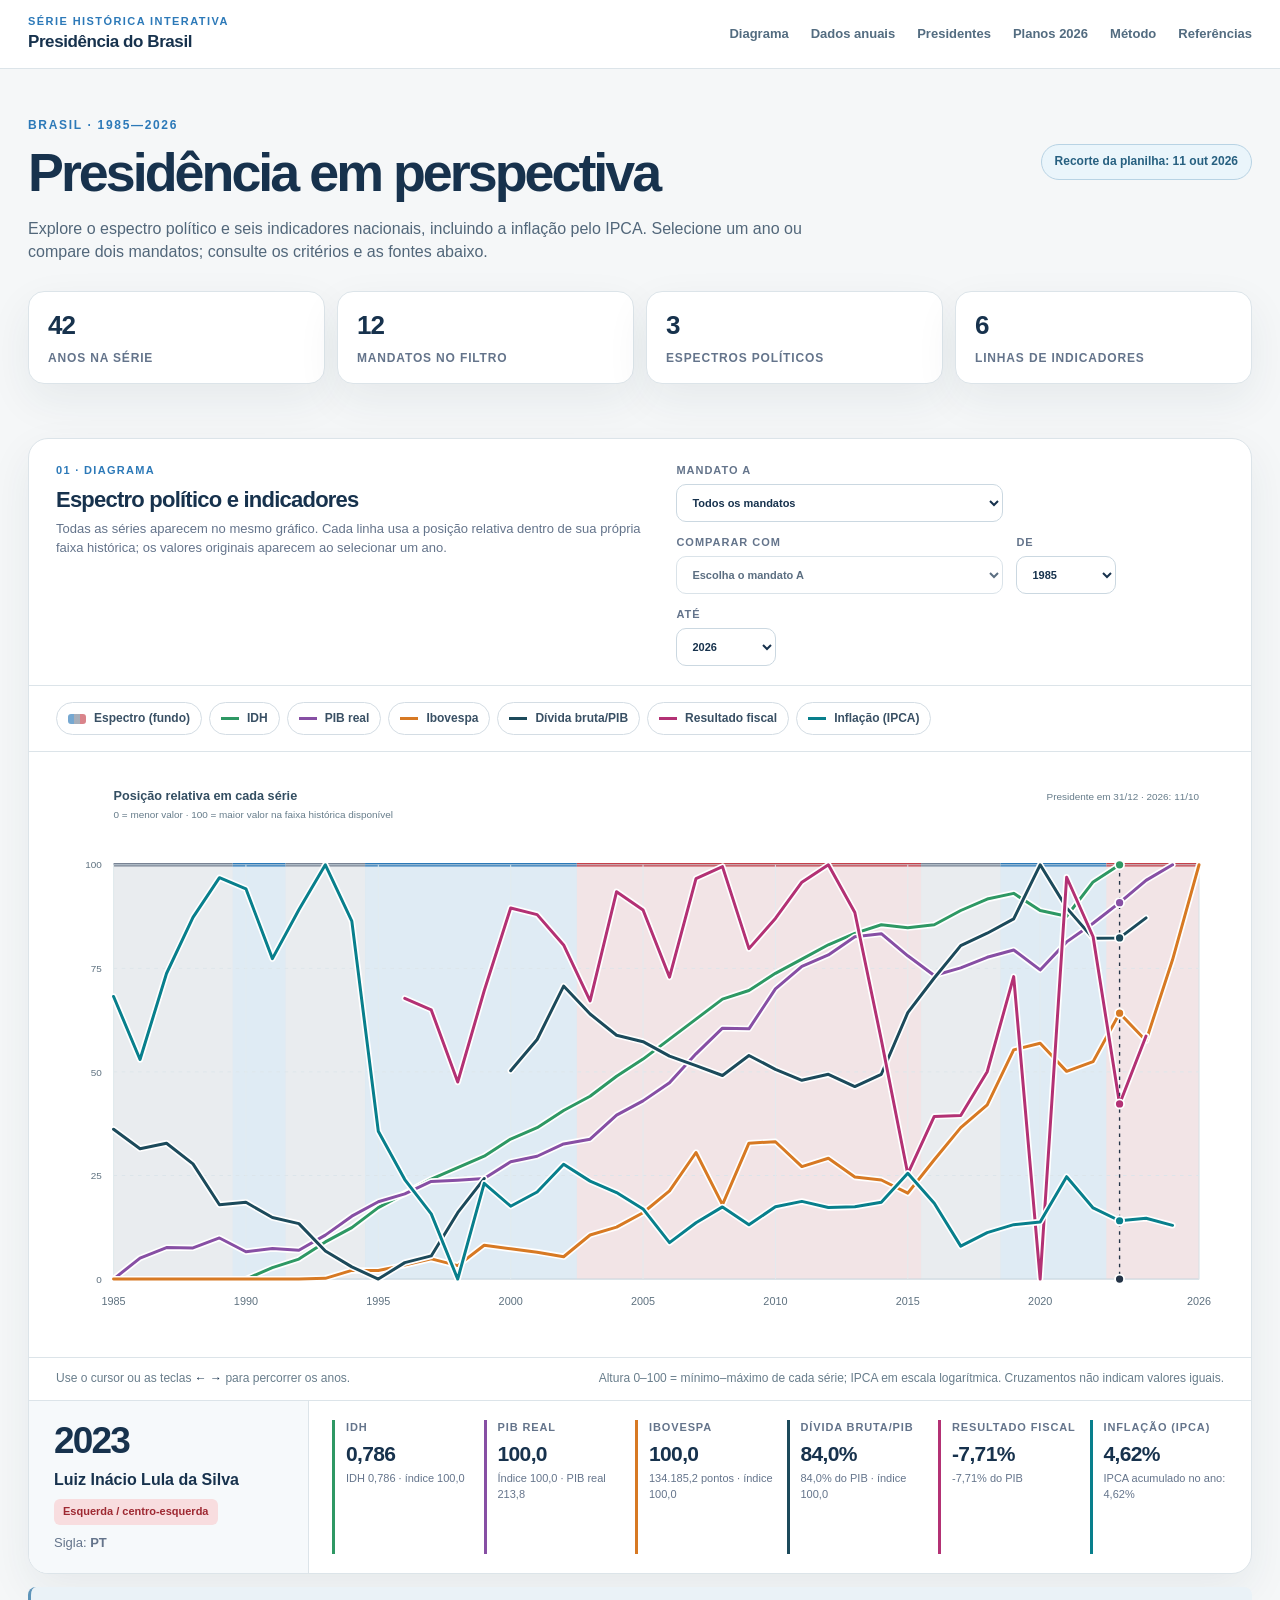
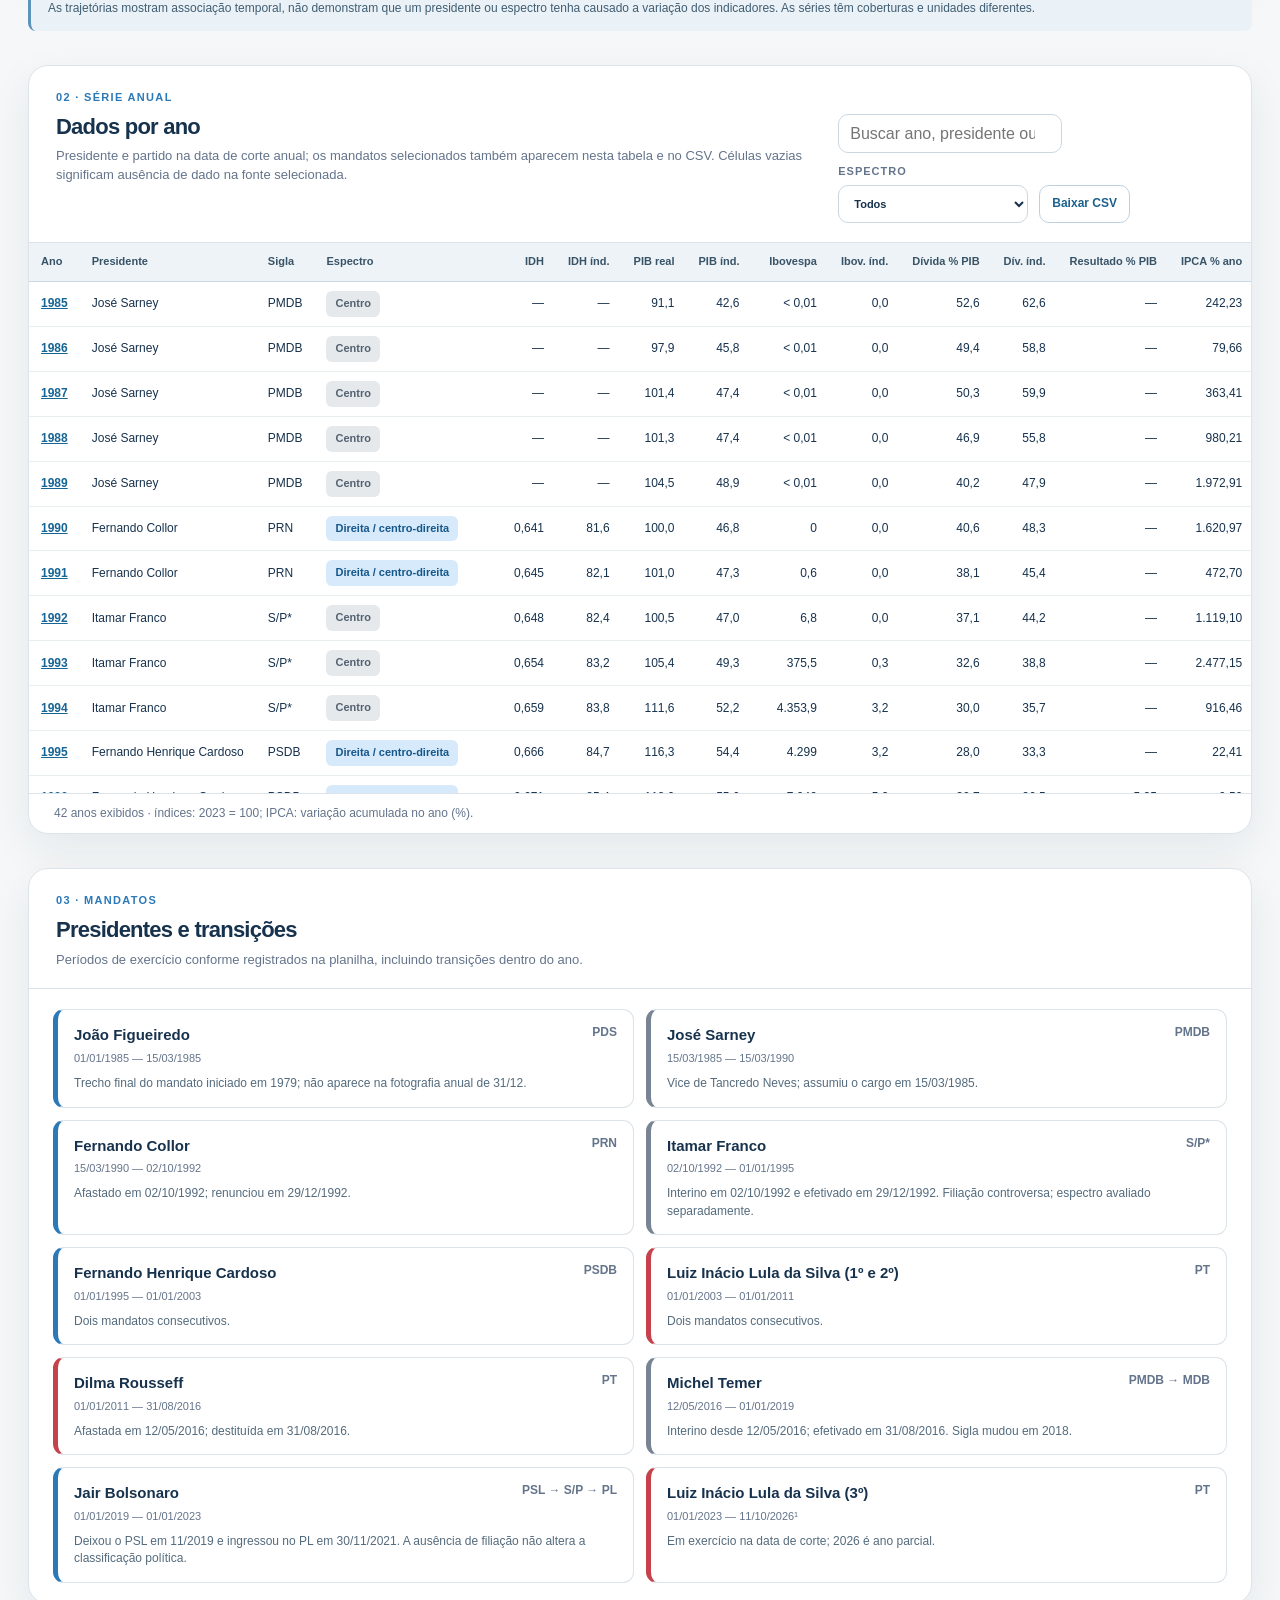
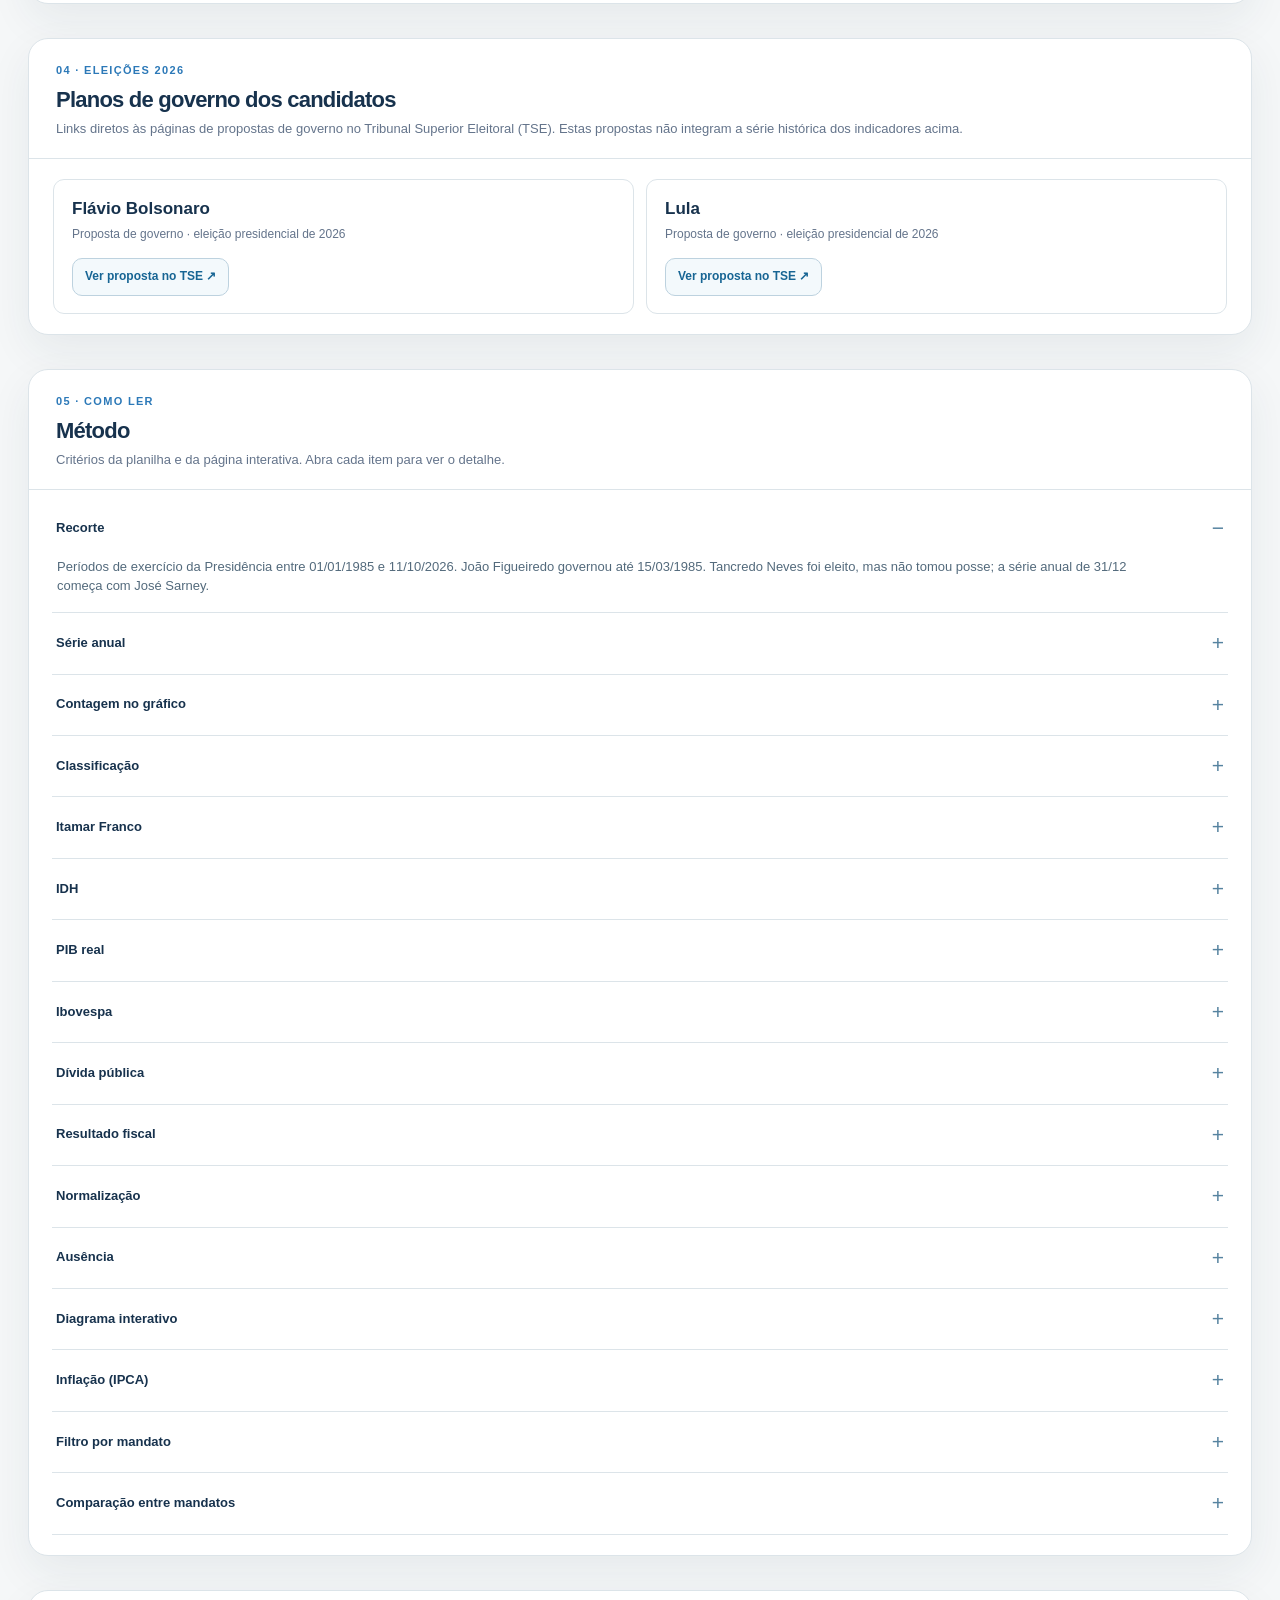
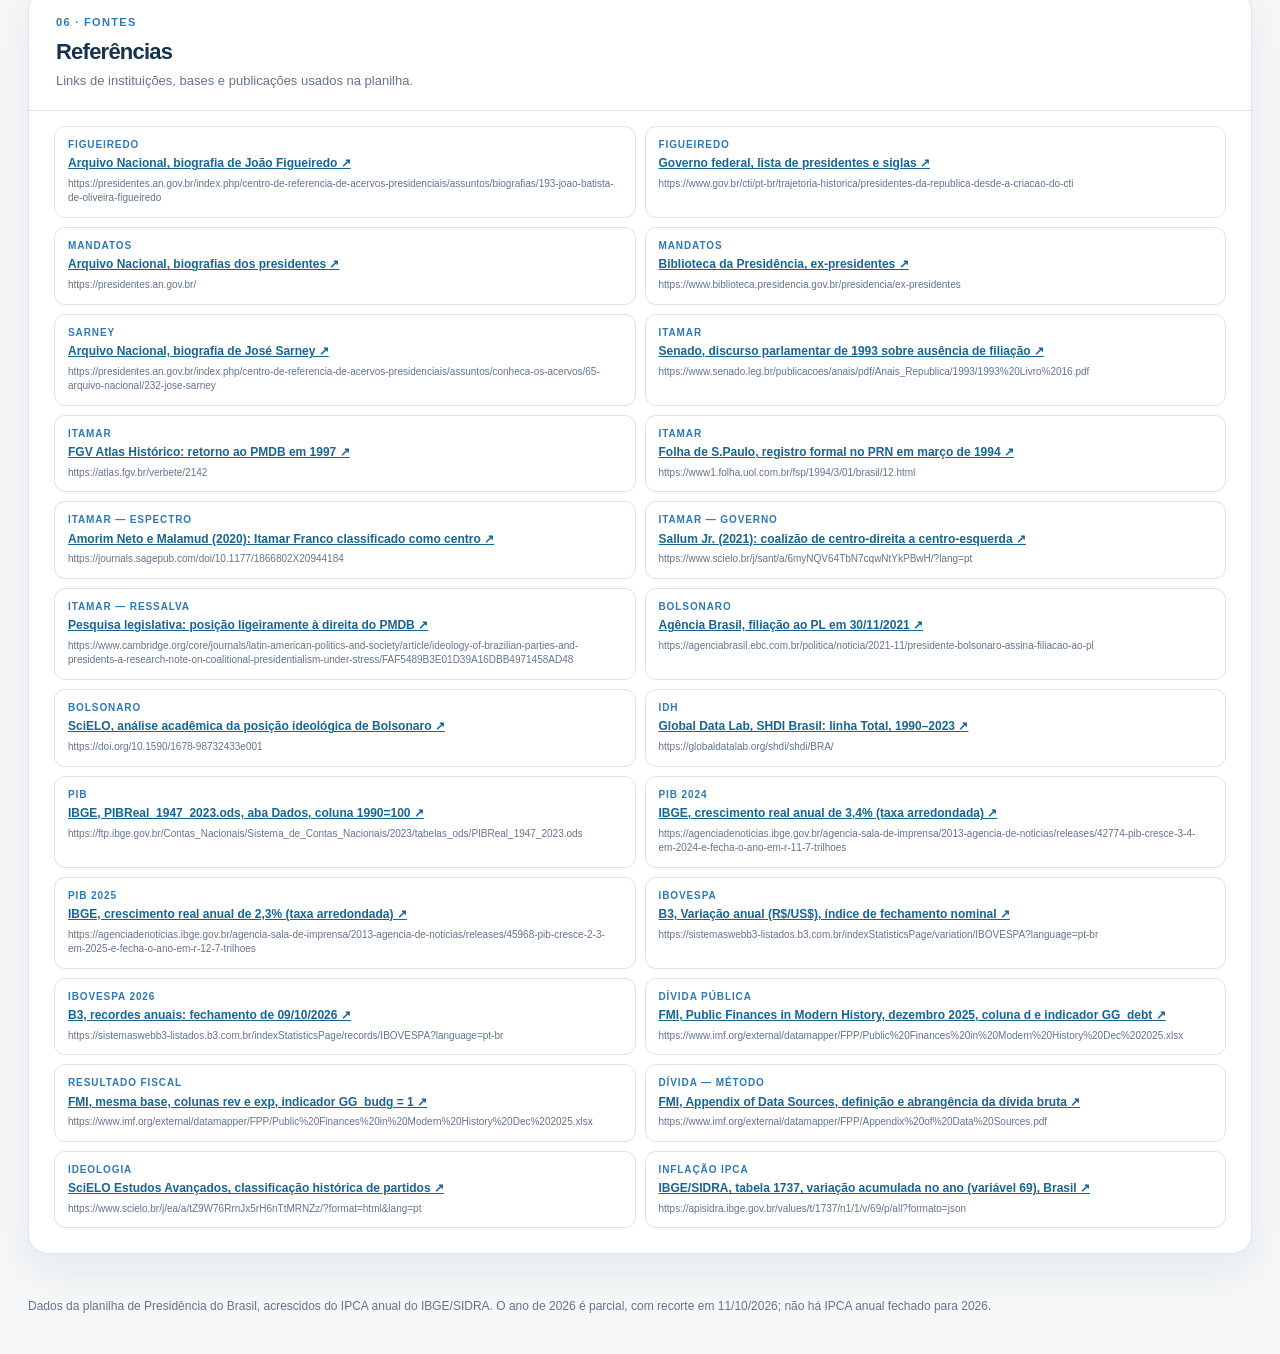
<file: presidencia-brasil.html>
<!doctype html>
<html lang="pt-BR">
<head>
  <meta charset="utf-8">
  <meta name="viewport" content="width=device-width, initial-scale=1">
  <meta name="color-scheme" content="light">
  <meta name="description" content="Diagrama interativo dos presidentes do Brasil, espectro político, IDH, PIB, Ibovespa, dívida, resultado fiscal e inflação entre 1985 e 2026.">
  <title>Presidência do Brasil · espectro e indicadores</title>
  <style>
    :root{--ink:#17324d;--muted:#64748b;--paper:#f5f7f8;--white:#fff;--line:#dce4e9;--blue:#2c79b8;--red:#c5414b;--gray:#788394;--green:#2e9864;--purple:#874fa4;--orange:#d77923;--teal:#1c4a5b;--pink:#b33174;--shadow:0 16px 44px rgba(28,54,75,.07)}
    *{box-sizing:border-box}html{scroll-behavior:smooth}body{margin:0;background:var(--paper);color:var(--ink);font-family:Inter,ui-sans-serif,-apple-system,BlinkMacSystemFont,"Segoe UI",sans-serif;line-height:1.45}button,input,select{font:inherit}button{cursor:pointer}a{color:#176594}a:hover{text-decoration-thickness:2px}a:focus-visible,button:focus-visible,input:focus-visible,select:focus-visible,summary:focus-visible,svg:focus-visible{outline:3px solid #ef9c3a;outline-offset:3px}
    .shell{max-width:1480px;margin:auto;padding:0 28px}.topbar{background:#fff;border-bottom:1px solid var(--line)}.topbar-inner{min-height:68px;display:flex;align-items:center;justify-content:space-between;gap:20px}.brand{font-weight:800;letter-spacing:-.025em;font-size:17px;color:var(--ink);text-decoration:none}.brand small{font-size:11px;letter-spacing:.13em;text-transform:uppercase;color:var(--blue);display:block;font-weight:800}.nav{display:flex;gap:22px;flex-wrap:wrap}.nav a{font-size:13px;font-weight:700;text-decoration:none;color:#536c80}.nav a:hover{color:var(--ink)}
    .hero{padding:48px 0 29px}.eyebrow{font-size:12px;letter-spacing:.14em;text-transform:uppercase;color:var(--blue);font-weight:800;margin:0 0 10px}.hero-grid{display:flex;align-items:end;justify-content:space-between;gap:25px}.hero h1{font-size:clamp(30px,4.2vw,56px);line-height:1.07;letter-spacing:-.055em;margin:0;max-width:900px}.intro{font-size:16px;color:#52677a;max-width:810px;margin:15px 0 0}.date-pill{flex:none;align-self:start;border:1px solid #b8d3e4;background:#eaf5fb;border-radius:99px;color:#276080;padding:8px 13px;font-size:12px;font-weight:750}.stats{display:grid;grid-template-columns:repeat(4,1fr);gap:12px;margin-top:28px}.stat{background:#fff;border:1px solid var(--line);border-radius:16px;padding:15px 19px;box-shadow:var(--shadow)}.stat strong{font-size:26px;letter-spacing:-.04em;display:block}.stat span{font-size:12px;color:var(--muted);font-weight:700;text-transform:uppercase;letter-spacing:.07em}
    .section{margin:25px 0 34px}.panel{background:#fff;border:1px solid var(--line);border-radius:20px;box-shadow:var(--shadow);overflow:hidden}.panel-head{padding:24px 27px 19px;border-bottom:1px solid var(--line)}.head-row{display:flex;align-items:start;justify-content:space-between;gap:20px}.panel h2{font-size:22px;letter-spacing:-.035em;line-height:1.2;margin:0}.panel-head p{margin:7px 0 0;color:var(--muted);font-size:13px}.section-kicker{font-size:11px;font-weight:800;letter-spacing:.12em;text-transform:uppercase;color:var(--blue);margin-bottom:8px}.controls{display:flex;gap:13px;flex-wrap:wrap;align-items:end}.field{display:grid;gap:5px;font-size:11px;color:var(--muted);font-weight:800;text-transform:uppercase;letter-spacing:.09em}.field select,.search{min-height:38px;border:1px solid #cbd8e1;border-radius:10px;background:#fff;color:var(--ink);padding:7px 11px}.field select{min-width:100px}.series{padding:16px 27px;display:flex;gap:7px;flex-wrap:wrap;border-bottom:1px solid var(--line)}.series button{background:#fff;border:1px solid #d4dde4;border-radius:99px;padding:7px 11px;font-size:12px;color:#395064;font-weight:700;display:inline-flex;align-items:center;gap:8px}.series button[aria-pressed="false"]{opacity:.47;background:#f3f6f8}.swatch{height:10px;width:18px;border-radius:3px;display:inline-block}.swatch.area{opacity:.65}.swatch.line{height:3px;border-radius:0}
    .chart-scroll{padding:16px 14px 10px;overflow-x:auto}.chart-svg{width:100%;min-width:1000px;height:auto;display:block;touch-action:pan-y;cursor:crosshair}.chart-svg text{font-family:inherit}.chart-foot{border-top:1px solid var(--line);padding:12px 27px;display:flex;justify-content:space-between;gap:12px;flex-wrap:wrap;color:#687d8b;font-size:12px}.chart-foot strong{color:var(--ink)}
    .detail{display:grid;grid-template-columns:280px 1fr;gap:0;border-top:1px solid var(--line)}.detail-lead{padding:21px 25px;background:#f6f9fb;border-right:1px solid var(--line)}.detail-year{font-size:37px;line-height:1;font-weight:800;letter-spacing:-.05em}.detail-lead h3{font-size:16px;line-height:1.25;margin:11px 0 8px}.badge{display:inline-block;padding:5px 9px;border-radius:6px;font-size:11px;font-weight:800}.badge.right{background:#d6eafb;color:#165789}.badge.left{background:#f8dddf;color:#9e2932}.badge.center{background:#e5e9ec;color:#536170}.party{font-size:13px;color:var(--muted);margin-top:9px}.detail-metrics{padding:19px 23px;display:grid;grid-template-columns:repeat(5,minmax(0,1fr));gap:13px}.metric{border-left:3px solid var(--line);padding-left:11px;min-width:0}.metric-label{font-size:11px;text-transform:uppercase;color:var(--muted);letter-spacing:.08em;font-weight:800}.metric-value{font-size:21px;font-weight:800;letter-spacing:-.03em;margin-top:3px;white-space:nowrap}.metric-sub{font-size:11px;color:var(--muted);margin-top:2px}.notice{margin:13px 0 0;padding:13px 17px;background:#eaf2f7;border-left:3px solid #5d94b9;border-radius:8px;color:#405d72;font-size:12px}
    .table-tools{display:flex;gap:11px;flex-wrap:wrap;align-items:end}.table-tools .search{min-width:220px}.text-btn{background:#fff;border:1px solid #bdd2df;color:#1c628d;border-radius:10px;padding:8px 12px;font-size:12px;font-weight:800;min-height:38px}.text-btn:hover{background:#eff7fb}.table-wrap{max-height:550px;overflow:auto}.data-table{border-collapse:separate;border-spacing:0;width:100%;min-width:1180px;font-size:12px}.data-table th{position:sticky;top:0;z-index:2;background:#edf3f7;text-align:right;color:#385367;white-space:nowrap;font-size:11px;padding:11px 12px;border-bottom:1px solid #cbd9e2}.data-table th:nth-child(-n+5){text-align:left}.data-table td{padding:9px 12px;text-align:right;border-bottom:1px solid #e9eef1;white-space:nowrap}.data-table td:nth-child(-n+5){text-align:left}.data-table tr:hover{background:#f4f9fc}.data-table tr.selected{background:#eaf4fb}.data-table .year-button{background:none;border:0;color:#176594;font-weight:800;text-decoration:underline;padding:0}.empty{padding:30px;color:var(--muted);text-align:center}.table-note{padding:11px 25px;color:var(--muted);font-size:12px;border-top:1px solid var(--line)}
    .episodes{display:grid;grid-template-columns:repeat(2,1fr);gap:12px;padding:20px 24px}.episode{border:1px solid var(--line);border-left:5px solid var(--gray);border-radius:11px;padding:14px 16px;background:#fff}.episode.right{border-left-color:var(--blue)}.episode.left{border-left-color:var(--red)}.episode.center{border-left-color:var(--gray)}.episode-top{display:flex;align-items:start;justify-content:space-between;gap:8px}.episode h3{margin:0;font-size:15px}.episode span{font-size:12px;color:var(--muted);font-weight:700}.episode p{font-size:12px;color:#546b7d;margin:8px 0 0}.episode .dates{font-size:11px;color:var(--muted);margin-top:5px}
    .plans{display:grid;grid-template-columns:repeat(2,minmax(0,1fr));gap:12px;padding:20px 24px}.plan{border:1px solid var(--line);border-radius:11px;padding:17px 18px;background:#fff}.plan h3{margin:0 0 5px;font-size:17px}.plan p{margin:0 0 14px;color:var(--muted);font-size:12px}.plan a{display:inline-flex;align-items:center;min-height:38px;padding:8px 12px;border:1px solid #bdd2df;border-radius:10px;background:#f3f9fc;font-size:12px;font-weight:800;text-decoration:none}.plan a:hover{background:#e5f3fa}
    .methods{padding:8px 23px 20px}.methods details{border-bottom:1px solid var(--line)}.methods summary{list-style:none;display:flex;align-items:center;justify-content:space-between;cursor:pointer;padding:15px 4px;font-size:13px;font-weight:800}.methods summary::-webkit-details-marker{display:none}.methods summary::after{content:'+';font-size:21px;color:#5683a0;font-weight:400}.methods details[open] summary::after{content:'−'}.methods p{font-size:13px;color:#536a7c;margin:0 5px 16px;max-width:1100px}.refs{padding:15px 25px 25px;display:grid;grid-template-columns:repeat(2,minmax(0,1fr));gap:9px}.ref{border:1px solid var(--line);border-radius:11px;padding:11px 13px;min-width:0}.ref-tag{display:block;color:var(--blue);font-size:10px;font-weight:850;text-transform:uppercase;letter-spacing:.09em}.ref a{font-size:12px;font-weight:700;line-height:1.3;display:block;margin-top:4px;overflow-wrap:anywhere}.ref small{display:block;margin-top:5px;color:var(--muted);font-size:10px;overflow-wrap:anywhere}.footer{padding:10px 0 38px;color:var(--muted);font-size:12px}
    .detail-metrics{grid-template-columns:repeat(6,minmax(0,1fr))}
    @media(max-width:1150px){.hero-grid{display:block}.date-pill{display:inline-block;margin-top:18px}.detail{grid-template-columns:1fr}.detail-lead{border-right:0;border-bottom:1px solid var(--line)}.detail-metrics{grid-template-columns:repeat(3,1fr)}}
    .field.mandate-field select{min-width:240px;max-width:330px}.field.compare-field select{min-width:240px;max-width:330px}.field[hidden],.detail[hidden],.compare-legend[hidden],.comparison[hidden]{display:none}.mandate-note{font-size:12px;color:var(--muted);margin:13px 0 0;line-height:1.45}.mandate-note[hidden]{display:none}
    .compare-legend{display:flex;gap:14px;flex-wrap:wrap;align-items:center;padding:11px 27px;background:#f7fafc;border-bottom:1px solid var(--line);font-size:12px;color:#536b7c}.compare-key{display:inline-flex;align-items:center;gap:8px}.compare-key strong{color:var(--ink)}.compare-line{width:31px;border-top:3px solid #344c60;display:inline-block}.compare-line.dashed{border-top-style:dashed}.comparison{border-top:1px solid var(--line);padding:20px 25px 25px}.comparison h3{font-size:17px;margin:0 0 5px}.comparison p{font-size:12px;color:var(--muted);margin:0 0 14px}.compare-table-wrap{overflow-x:auto}.compare-table{width:100%;min-width:650px;border-collapse:collapse;font-size:12px}.compare-table th,.compare-table td{text-align:left;padding:10px 13px;border-bottom:1px solid #e6edf1;vertical-align:top}.compare-table thead th{background:#edf3f7;color:#405a6e;font-size:11px;text-transform:uppercase;letter-spacing:.06em}.compare-table tbody th{font-weight:800;color:var(--ink);width:20%}.compare-table td strong{display:block;font-size:14px}.compare-table td small{display:block;margin-top:3px;color:var(--muted);font-size:11px}.data-table:not(.is-comparing) .compare-col{display:none}.compare-tag{display:inline-block;border-radius:6px;padding:3px 7px;font-size:11px;font-weight:800;background:#e6eef4;color:#25455c}
    @media(max-width:700px){.shell{padding:0 16px}.topbar-inner{align-items:start;padding-top:13px;padding-bottom:13px;display:block}.nav{margin-top:9px;gap:13px}.hero{padding-top:30px}.stats{grid-template-columns:repeat(2,1fr)}.panel-head{padding:19px}.head-row{display:block}.controls{margin-top:16px}.field.mandate-field select,.field.compare-field select{min-width:0;max-width:100%;width:100%}.series{padding:14px 18px}.chart-foot{padding:11px 18px}.detail-metrics{grid-template-columns:repeat(2,1fr);padding:19px}.episodes,.plans,.refs{grid-template-columns:1fr;padding:16px}.table-tools{margin-top:14px}.table-tools .search{min-width:170px;width:100%}.footer{padding-bottom:25px}}
  </style>
</head>
<body>
  <header class="topbar"><div class="shell topbar-inner"><a class="brand" href="#inicio"><small>Série histórica interativa</small>Presidência do Brasil</a><nav class="nav" aria-label="Navegação principal"><a href="#diagrama">Diagrama</a><a href="#dados">Dados anuais</a><a href="#presidentes">Presidentes</a><a href="#planos">Planos 2026</a><a href="#metodo">Método</a><a href="#referencias">Referências</a></nav></div></header>
  <main id="inicio" class="shell">
    <section class="hero"><p class="eyebrow">Brasil · 1985—2026</p><div class="hero-grid"><div><h1>Presidência em perspectiva</h1><p class="intro">Explore o espectro político e seis indicadores nacionais, incluindo a inflação pelo IPCA. Selecione um ano ou compare dois mandatos; consulte os critérios e as fontes abaixo.</p></div><div class="date-pill">Recorte da planilha: 11 out 2026</div></div><div class="stats"><div class="stat"><strong>42</strong><span>Anos na série</span></div><div class="stat"><strong>12</strong><span>Mandatos no filtro</span></div><div class="stat"><strong>3</strong><span>Espectros políticos</span></div><div class="stat"><strong>6</strong><span>Linhas de indicadores</span></div></div></section>
    <section class="section" id="diagrama"><div class="panel"><div class="panel-head"><div class="head-row"><div><div class="section-kicker">01 · Diagrama</div><h2>Espectro político e indicadores</h2><p>Todas as séries aparecem no mesmo gráfico. Cada linha usa a posição relativa dentro de sua própria faixa histórica; os valores originais aparecem ao selecionar um ano.</p></div><div class="controls"><label class="field mandate-field">Mandato A <select id="mandate-filter" aria-label="Selecionar mandato A"></select></label><label class="field compare-field">Comparar com <select id="compare-filter" aria-label="Selecionar mandato B" disabled></select></label><label class="field" id="start-field">De <select id="start-year" aria-label="Ano inicial"></select></label><label class="field" id="end-field">Até <select id="end-year" aria-label="Ano final"></select></label></div></div><p id="mandate-note" class="mandate-note" hidden></p></div><div id="series-controls" class="series" role="group" aria-label="Mostrar ou ocultar séries"></div><div id="compare-legend" class="compare-legend" hidden></div><div class="chart-scroll"><svg id="chart" class="chart-svg" viewBox="0 0 1320 640" role="img" aria-label="Gráfico único do espectro político, IDH, PIB, Ibovespa, dívida, resultado fiscal e inflação pelo IPCA" tabindex="0"></svg></div><div class="chart-foot"><span id="chart-instruction">Use o cursor ou as teclas <strong>← →</strong> para percorrer os anos.</span><span>Altura 0–100 = mínimo–máximo de cada série; IPCA em escala logarítmica. Cruzamentos não indicam valores iguais.</span></div><div class="detail" id="detail"><div class="detail-lead" id="detail-lead"></div><div class="detail-metrics" id="detail-metrics"></div></div><div id="comparison" class="comparison" hidden></div></div><div class="notice">As trajetórias mostram associação temporal, não demonstram que um presidente ou espectro tenha causado a variação dos indicadores. As séries têm coberturas e unidades diferentes.</div></section>
    <section class="section" id="dados"><div class="panel"><div class="panel-head"><div class="section-kicker">02 · Série anual</div><div class="head-row"><div><h2>Dados por ano</h2><p>Presidente e partido na data de corte anual; os mandatos selecionados também aparecem nesta tabela e no CSV. Células vazias significam ausência de dado na fonte selecionada.</p></div><div class="table-tools"><input id="search" class="search" type="search" placeholder="Buscar ano, presidente ou sigla" aria-label="Buscar dados anuais"><label class="field">Espectro <select id="spectrum-filter"><option value="">Todos</option><option value="Direita / centro-direita">Direita / centro-direita</option><option value="Esquerda / centro-esquerda">Esquerda / centro-esquerda</option><option value="Centro">Centro</option></select></label><button id="download-csv" class="text-btn" type="button">Baixar CSV</button></div></div></div><div class="table-wrap"><table id="annual-table" class="data-table"><thead><tr><th class="compare-col">Grupo</th><th>Ano</th><th>Presidente</th><th>Sigla</th><th>Espectro</th><th>IDH</th><th>IDH índ.</th><th>PIB real</th><th>PIB índ.</th><th>Ibovespa</th><th>Ibov. índ.</th><th>Dívida % PIB</th><th>Dív. índ.</th><th>Resultado % PIB</th><th>IPCA % ano</th></tr></thead><tbody id="annual-rows"></tbody></table><div id="table-empty" class="empty" hidden>Nenhum ano corresponde aos filtros.</div></div><div class="table-note" id="table-count"></div></div></section>
    <section class="section" id="presidentes"><div class="panel"><div class="panel-head"><div class="section-kicker">03 · Mandatos</div><h2>Presidentes e transições</h2><p>Períodos de exercício conforme registrados na planilha, incluindo transições dentro do ano.</p></div><div id="episodes" class="episodes"></div></div></section>
    <section class="section" id="planos"><div class="panel"><div class="panel-head"><div class="section-kicker">04 · Eleições 2026</div><h2>Planos de governo dos candidatos</h2><p>Links diretos às páginas de propostas de governo no Tribunal Superior Eleitoral (TSE). Estas propostas não integram a série histórica dos indicadores acima.</p></div><div class="plans"><article class="plan"><h3>Flávio Bolsonaro</h3><p>Proposta de governo · eleição presidencial de 2026</p><a href="https://www.tse.jus.br/eleicoes/eleicoes-2026-content/propostas-de-governo-dos-candidatos-ao-cargo-de-presidente-da-republica-eleicoes-2026/flavio-bolsonaro" target="_blank" rel="noopener noreferrer" aria-label="Abrir proposta de governo de Flávio Bolsonaro no TSE, em nova aba">Ver proposta no TSE ↗</a></article><article class="plan"><h3>Lula</h3><p>Proposta de governo · eleição presidencial de 2026</p><a href="https://www.tse.jus.br/eleicoes/eleicoes-2026-content/propostas-de-governo-dos-candidatos-ao-cargo-de-presidente-da-republica-eleicoes-2026/lula-propostas-de-governo" target="_blank" rel="noopener noreferrer" aria-label="Abrir proposta de governo de Lula no TSE, em nova aba">Ver proposta no TSE ↗</a></article></div></div></section>
    <section class="section" id="metodo"><div class="panel"><div class="panel-head"><div class="section-kicker">05 · Como ler</div><h2>Método</h2><p>Critérios da planilha e da página interativa. Abra cada item para ver o detalhe.</p></div><div id="methods" class="methods"></div></div></section>
    <section class="section" id="referencias"><div class="panel"><div class="panel-head"><div class="section-kicker">06 · Fontes</div><h2>Referências</h2><p>Links de instituições, bases e publicações usados na planilha.</p></div><div id="refs" class="refs"></div></div></section>
    <div class="footer">Dados da planilha de Presidência do Brasil, acrescidos do IPCA anual do IBGE/SIDRA. O ano de 2026 é parcial, com recorte em 11/10/2026; não há IPCA anual fechado para 2026.</div>
  </main>
  <script id="site-data" type="application/json">{"cutoff":"11/10/2026","years":[{"year":1985,"president":"José Sarney","party":"PMDB","spectrum":"Centro","right":0,"left":0,"center":1,"noParty":0,"hdi":null,"hdiIndex":null,"gdpReal":91.09489983899644,"gdpIndex":42.60950680819866,"ibov":6.55489e-06,"ibovIndex":4.884956050307769e-09,"debtPct":52.599998,"debtIndex":62.618659089697516,"debtCoverage":"Governo central","revenuePct":null,"expensePct":null,"fiscalPct":null,"mandateId":"sarney","inflationPct":242.23},{"year":1986,"president":"José Sarney","party":"PMDB","spectrum":"Centro","right":0,"left":0,"center":1,"noParty":0,"hdi":null,"hdiIndex":null,"gdpReal":97.92701732692117,"gdpIndex":45.80521981881356,"ibov":9.25819e-06,"ibovIndex":6.899559146743711e-09,"debtPct":49.400002,"debtIndex":58.809163533967734,"debtCoverage":"Governo central","revenuePct":null,"expensePct":null,"fiscalPct":null,"mandateId":"sarney","inflationPct":79.66},{"year":1987,"president":"José Sarney","party":"PMDB","spectrum":"Centro","right":0,"left":0,"center":1,"noParty":0,"hdi":null,"hdiIndex":null,"gdpReal":101.3544629333634,"gdpIndex":47.40840251247202,"ibov":1.248622e-05,"ibovIndex":9.305211213990452e-09,"debtPct":50.299999,"debtIndex":59.88058192688764,"debtCoverage":"Governo central","revenuePct":null,"expensePct":null,"fiscalPct":null,"mandateId":"sarney","inflationPct":363.41},{"year":1988,"president":"José Sarney","party":"PMDB","spectrum":"Centro","right":0,"left":0,"center":1,"noParty":0,"hdi":null,"hdiIndex":null,"gdpReal":101.25310847043004,"gdpIndex":47.360994109959556,"ibov":0.00033082158,"ibovIndex":2.4654096083891194e-07,"debtPct":46.900002,"debtIndex":55.83299141083869,"debtCoverage":"Governo central","revenuePct":null,"expensePct":null,"fiscalPct":null,"mandateId":"sarney","inflationPct":980.21},{"year":1989,"president":"José Sarney","party":"PMDB","spectrum":"Centro","right":0,"left":0,"center":1,"noParty":0,"hdi":null,"hdiIndex":null,"gdpReal":104.4932079414838,"gdpIndex":48.87654592147827,"ibov":0.00616154226,"ibovIndex":4.591818191032039e-06,"debtPct":40.200001,"debtIndex":47.856848930383975,"debtCoverage":"Governo central","revenuePct":null,"expensePct":null,"fiscalPct":null,"mandateId":"sarney","inflationPct":1972.91},{"year":1990,"president":"Fernando Collor","party":"PRN","spectrum":"Direita / centro-direita","right":1,"left":0,"center":0,"noParty":0,"hdi":0.641,"hdiIndex":81.55216284987277,"gdpReal":100,"gdpIndex":46.774854446854704,"ibov":0.02515660818,"ibovIndex":1.8747671636612197e-05,"debtPct":40.599998,"debtIndex":48.33303289867808,"debtCoverage":"Governo central","revenuePct":null,"expensePct":null,"fiscalPct":null,"mandateId":"collor","inflationPct":1620.97},{"year":1991,"president":"Fernando Collor","party":"PRN","spectrum":"Direita / centro-direita","right":1,"left":0,"center":0,"noParty":0,"hdi":0.645,"hdiIndex":82.06106870229007,"gdpReal":101.03,"gdpIndex":47.2566354476573,"ibov":0.60776859589,"ibovIndex":0.00045293252513465713,"debtPct":38.099998,"debtIndex":45.35686077554902,"debtCoverage":"Governo central","revenuePct":null,"expensePct":null,"fiscalPct":null,"mandateId":"collor","inflationPct":472.7},{"year":1992,"president":"Itamar Franco","party":"S/P*","spectrum":"Centro","right":0,"left":0,"center":1,"noParty":1,"hdi":0.648,"hdiIndex":82.44274809160305,"gdpReal":100.484438,"gdpIndex":47.00144961623995,"ibov":6.78,"ibovIndex":0.0050527166773335136,"debtPct":37.099998,"debtIndex":44.16639192629741,"debtCoverage":"Governo central","revenuePct":null,"expensePct":null,"fiscalPct":null,"mandateId":"itamar","inflationPct":1119.1},{"year":1993,"president":"Itamar Franco","party":"S/P*","spectrum":"Centro","right":0,"left":0,"center":1,"noParty":1,"hdi":0.654,"hdiIndex":83.20610687022901,"gdpReal":105.4282723496,"gdpIndex":49.31392093735896,"ibov":375.45,"ibovIndex":0.27979977529570316,"debtPct":32.599998,"debtIndex":38.809282104665115,"debtCoverage":"Governo central","revenuePct":null,"expensePct":null,"fiscalPct":null,"mandateId":"itamar","inflationPct":2477.15},{"year":1994,"president":"Itamar Franco","party":"S/P*","spectrum":"Centro","right":0,"left":0,"center":1,"noParty":1,"hdi":0.659,"hdiIndex":83.84223918575063,"gdpReal":111.59582628205158,"gdpIndex":52.19878531219445,"ibov":4353.93,"ibovIndex":3.2447160358322575,"debtPct":30,"debtIndex":35.7140654775486,"debtCoverage":"Governo central","revenuePct":null,"expensePct":null,"fiscalPct":null,"mandateId":"itamar","inflationPct":916.46},{"year":1995,"president":"Fernando Henrique Cardoso","party":"PSDB","spectrum":"Direita / centro-direita","right":1,"left":0,"center":0,"noParty":0,"hdi":0.666,"hdiIndex":84.7328244274809,"gdpReal":116.30517015115416,"gdpIndex":54.401574052369064,"ibov":4299,"ibovIndex":3.20378008788448,"debtPct":28,"debtIndex":33.33312777904536,"debtCoverage":"Governo central","revenuePct":null,"expensePct":null,"fiscalPct":null,"mandateId":"fhc1","inflationPct":22.41},{"year":1996,"president":"Fernando Henrique Cardoso","party":"PSDB","spectrum":"Direita / centro-direita","right":1,"left":0,"center":0,"noParty":0,"hdi":0.671,"hdiIndex":85.36895674300254,"gdpReal":118.8741932435128,"gdpIndex":55.6032308645259,"ibov":7039.95,"ibovIndex":5.24644141188703,"debtPct":30.700001,"debtIndex":36.54739486249359,"debtCoverage":"Governo central","revenuePct":32.9031094729213,"expensePct":38.2493561600263,"fiscalPct":-5.346246687105001,"mandateId":"fhc1","inflationPct":9.56},{"year":1997,"president":"Fernando Henrique Cardoso","party":"PSDB","spectrum":"Direita / centro-direita","right":1,"left":0,"center":0,"noParty":0,"hdi":0.676,"hdiIndex":86.00508905852418,"gdpReal":122.90978902041691,"gdpIndex":57.49087491523621,"ibov":10196.56,"ibovIndex":7.598868549178732,"debtPct":31.799999,"debtIndex":37.85690821573267,"debtCoverage":"Governo central","revenuePct":32.9969895551885,"expensePct":38.6009297540434,"fiscalPct":-5.6039401988549,"mandateId":"fhc1","inflationPct":5.22},{"year":1998,"president":"Fernando Henrique Cardoso","party":"PSDB","spectrum":"Direita / centro-direita","right":1,"left":0,"center":0,"noParty":0,"hdi":0.68,"hdiIndex":86.51399491094148,"gdpReal":123.32534443838898,"gdpIndex":57.68525035713866,"ibov":6784.33,"ibovIndex":5.055943559813286,"debtPct":38.900002,"debtIndex":46.30924061682572,"debtCoverage":"Governo central","revenuePct":33.6798491842927,"expensePct":40.9004316235996,"fiscalPct":-7.220582439306902,"mandateId":"fhc1","inflationPct":1.65},{"year":1999,"president":"Fernando Henrique Cardoso","party":"PSDB","spectrum":"Direita / centro-direita","right":1,"left":0,"center":0,"noParty":0,"hdi":0.684,"hdiIndex":87.02290076335878,"gdpReal":123.9024300542531,"gdpIndex":57.955181313992846,"ibov":17091.6,"ibovIndex":12.73731745756836,"debtPct":44.5,"debtIndex":52.975863791697094,"debtCoverage":"Governo central","revenuePct":34.4140673228804,"expensePct":39.5886249803418,"fiscalPct":-5.174557657461399,"mandateId":"fhc2","inflationPct":8.94},{"year":2000,"president":"Fernando Henrique Cardoso","party":"PSDB","spectrum":"Direita / centro-direita","right":1,"left":0,"center":0,"noParty":0,"hdi":0.69,"hdiIndex":87.78625954198472,"gdpReal":129.33920604448605,"gdpIndex":60.49822537002585,"ibov":15259.29,"ibovIndex":11.371809596942258,"debtPct":62.197623,"debtIndex":74.0443326789961,"debtCoverage":"Governo geral","revenuePct":31.1622518879063,"expensePct":34.4819277711109,"fiscalPct":-3.319675883204596,"mandateId":"fhc2","inflationPct":5.97},{"year":2001,"president":"Fernando Henrique Cardoso","party":"PSDB","spectrum":"Direita / centro-direita","right":1,"left":0,"center":0,"noParty":0,"hdi":0.694,"hdiIndex":88.29516539440203,"gdpReal":131.136887018853,"gdpIndex":61.33908802920479,"ibov":13577.57,"ibovIndex":10.11852719419811,"debtPct":67.330659,"debtIndex":80.15505213908324,"debtCoverage":"Governo geral","revenuePct":36.3342544809112,"expensePct":39.8022988804568,"fiscalPct":-3.4680443995456045,"mandateId":"fhc2","inflationPct":7.67},{"year":2002,"president":"Fernando Henrique Cardoso","party":"PSDB","spectrum":"Direita / centro-direita","right":1,"left":0,"center":0,"noParty":0,"hdi":0.7,"hdiIndex":89.05852417302798,"gdpReal":135.141101844216,"gdpIndex":63.212053685507705,"ibov":11268.47,"ibovIndex":8.397697093957577,"debtPct":76.095054,"debtIndex":90.58879136911989,"debtCoverage":"Governo geral","revenuePct":40.3462544637927,"expensePct":44.4947770063086,"fiscalPct":-4.148522542515906,"mandateId":"fhc2","inflationPct":12.53},{"year":2003,"president":"Luiz Inácio Lula da Silva","party":"PT","spectrum":"Esquerda / centro-esquerda","right":0,"left":1,"center":0,"noParty":0,"hdi":0.705,"hdiIndex":89.69465648854961,"gdpReal":136.68283072331357,"gdpIndex":63.93319512467072,"ibov":22236.39,"ibovIndex":16.571412772373474,"debtPct":71.51364,"debtIndex":85.13476071659463,"debtCoverage":"Governo geral","revenuePct":35.8874871745963,"expensePct":41.2881729472377,"fiscalPct":-5.4006857726413955,"mandateId":"lula1","inflationPct":9.3},{"year":2004,"president":"Luiz Inácio Lula da Silva","party":"PT","spectrum":"Esquerda / centro-esquerda","right":0,"left":1,"center":0,"noParty":0,"hdi":0.712,"hdiIndex":90.58524173027989,"gdpReal":144.55571343763566,"gdpIndex":67.61572455506646,"ibov":26196.25,"ibovIndex":19.522452693008564,"debtPct":68.025064,"debtIndex":80.9817196603478,"debtCoverage":"Governo geral","revenuePct":36.7256843044251,"expensePct":39.680679611755,"fiscalPct":-2.954995307329895,"mandateId":"lula1","inflationPct":7.6},{"year":2005,"president":"Luiz Inácio Lula da Silva","party":"PT","spectrum":"Esquerda / centro-esquerda","right":0,"left":1,"center":0,"noParty":0,"hdi":0.718,"hdiIndex":91.34860050890585,"gdpReal":149.18457828530978,"gdpIndex":69.78086935010765,"ibov":33455.94,"ibovIndex":24.932652801455664,"debtPct":66.968516,"debtIndex":79.7239321786087,"debtCoverage":"Governo geral","revenuePct":38.5067342907521,"expensePct":41.8703089711443,"fiscalPct":-3.3635746803921975,"mandateId":"lula1","inflationPct":5.69},{"year":2006,"president":"Luiz Inácio Lula da Silva","party":"PT","spectrum":"Esquerda / centro-esquerda","right":0,"left":1,"center":0,"noParty":0,"hdi":0.725,"hdiIndex":92.23918575063612,"gdpReal":155.09525443253534,"gdpIndex":72.54557951479737,"ibov":44473.71,"ibovIndex":33.14351861650358,"debtPct":64.598819,"debtIndex":76.9028817179437,"debtCoverage":"Governo geral","revenuePct":37.694360809552,"expensePct":42.5627996408255,"fiscalPct":-4.868438831273501,"mandateId":"lula1","inflationPct":3.14},{"year":2007,"president":"Luiz Inácio Lula da Silva","party":"PT","spectrum":"Esquerda / centro-esquerda","right":0,"left":1,"center":0,"noParty":0,"hdi":0.732,"hdiIndex":93.12977099236642,"gdpReal":164.50933569470186,"gdpIndex":76.94900232268438,"ibov":63886.1,"ibovIndex":47.610378011769406,"debtPct":63.024659,"debtIndex":75.02889327420577,"debtCoverage":"Governo geral","revenuePct":37.6915641145363,"expensePct":40.3517543236709,"fiscalPct":-2.660190209134605,"mandateId":"lula2","inflationPct":4.46},{"year":2008,"president":"Luiz Inácio Lula da Silva","party":"PT","spectrum":"Esquerda / centro-esquerda","right":0,"left":1,"center":0,"noParty":0,"hdi":0.739,"hdiIndex":94.0203562340967,"gdpReal":172.8897627853937,"gdpIndex":80.86893489638027,"ibov":37550.31,"ibovIndex":27.983934745729112,"debtPct":61.420078,"debtIndex":73.11868957760474,"debtCoverage":"Governo geral","revenuePct":37.522607942242,"expensePct":39.9155792800499,"fiscalPct":-2.3929713378079,"mandateId":"lula2","inflationPct":5.9},{"year":2009,"president":"Luiz Inácio Lula da Silva","party":"PT","spectrum":"Esquerda / centro-esquerda","right":0,"left":1,"center":0,"noParty":0,"hdi":0.742,"hdiIndex":94.40203562340966,"gdpReal":172.6722467118659,"gdpIndex":80.76719206958913,"ibov":68588.41,"ibovIndex":51.114720218110435,"debtPct":64.701584,"debtIndex":77.02522024923704,"debtCoverage":"Governo geral","revenuePct":36.3061353415799,"expensePct":40.5365940188312,"fiscalPct":-4.230458677251299,"mandateId":"lula2","inflationPct":4.31},{"year":2010,"president":"Luiz Inácio Lula da Silva","party":"PT","spectrum":"Esquerda / centro-esquerda","right":0,"left":1,"center":0,"noParty":0,"hdi":0.748,"hdiIndex":95.16539440203562,"gdpReal":185.67140336955927,"gdpIndex":86.84752867554383,"ibov":69304.81,"ibovIndex":51.64860904224638,"debtPct":62.433202,"debtIndex":74.32478214003395,"debtCoverage":"Governo geral","revenuePct":35.9621316402558,"expensePct":39.5158766960122,"fiscalPct":-3.5537450557564014,"mandateId":"lula2","inflationPct":5.91},{"year":2011,"president":"Dilma Rousseff","party":"PT","spectrum":"Esquerda / centro-esquerda","right":0,"left":1,"center":0,"noParty":0,"hdi":0.753,"hdiIndex":95.80152671755725,"gdpReal":193.0507704770122,"gdpIndex":90.299216899154,"ibov":56754.08,"ibovIndex":42.295322495976464,"debtPct":60.63371,"debtIndex":72.18254296955645,"debtCoverage":"Governo geral","revenuePct":36.6259275562739,"expensePct":39.3672540652882,"fiscalPct":-2.7413265090143,"mandateId":"dilma1","inflationPct":6.5},{"year":2012,"president":"Dilma Rousseff","party":"PT","spectrum":"Esquerda / centro-esquerda","right":0,"left":1,"center":0,"noParty":0,"hdi":0.758,"hdiIndex":96.43765903307889,"gdpReal":196.75961551845654,"gdpIndex":92.03402376894898,"ibov":60952.08,"ibovIndex":45.42383350061453,"debtPct":61.614255,"debtIndex":73.34985124734588,"debtCoverage":"Governo geral","revenuePct":36.9581755884763,"expensePct":39.3095016427147,"fiscalPct":-2.351326054238399,"mandateId":"dilma1","inflationPct":5.84},{"year":2013,"president":"Dilma Rousseff","party":"PT","spectrum":"Esquerda / centro-esquerda","right":0,"left":1,"center":0,"noParty":0,"hdi":0.762,"hdiIndex":96.94656488549617,"gdpReal":202.67189305152834,"gdpIndex":94.7994829795374,"ibov":51507.16,"ibovIndex":38.38511597847871,"debtPct":59.594682,"debtIndex":70.94561250205624,"debtCoverage":"Governo geral","revenuePct":36.3580130335864,"expensePct":39.7801456981151,"fiscalPct":-3.4221326645286965,"mandateId":"dilma1","inflationPct":5.91},{"year":2014,"president":"Dilma Rousseff","party":"PT","spectrum":"Esquerda / centro-esquerda","right":0,"left":1,"center":0,"noParty":0,"hdi":0.765,"hdiIndex":97.32824427480917,"gdpReal":203.693269690482,"gdpIndex":95.27723041576216,"ibov":50007.41,"ibovIndex":37.26744461611426,"debtPct":61.617149,"debtIndex":73.35329646419562,"debtCoverage":"Governo geral","revenuePct":35.1514999023321,"expensePct":41.4264315609625,"fiscalPct":-6.2749316586304005,"mandateId":"dilma1","inflationPct":6.41},{"year":2015,"president":"Dilma Rousseff","party":"PT","spectrum":"Esquerda / centro-esquerda","right":0,"left":1,"center":0,"noParty":0,"hdi":0.764,"hdiIndex":97.20101781170484,"gdpReal":196.470788298829,"gdpIndex":91.8989252573653,"ibov":43349.96,"ibovIndex":32.306056910581226,"debtPct":71.729677,"debtIndex":85.3919460353804,"debtCoverage":"Governo geral","revenuePct":36.9094736870819,"expensePct":46.1908507460088,"fiscalPct":-9.2813770589269,"mandateId":"dilma2","inflationPct":10.67},{"year":2016,"president":"Michel Temer","party":"PMDB","spectrum":"Centro","right":0,"left":0,"center":1,"noParty":0,"hdi":0.765,"hdiIndex":97.32824427480917,"gdpReal":190.0345685289654,"gdpIndex":88.88839282813191,"ibov":60227.28,"ibovIndex":44.88368467351551,"debtPct":77.422191,"debtIndex":92.16870662630913,"debtCoverage":"Governo geral","revenuePct":37.5123100944045,"expensePct":45.5029241637391,"fiscalPct":-7.990614069334605,"mandateId":"temer","inflationPct":6.29},{"year":2017,"president":"Michel Temer","party":"PMDB","spectrum":"Centro","right":0,"left":0,"center":1,"noParty":0,"hdi":0.77,"hdiIndex":97.96437659033079,"gdpReal":192.548477027763,"gdpIndex":90.0642698693716,"ibov":76402.08,"ibovIndex":56.93776752197187,"debtPct":82.744953,"debtIndex":98.50528897928939,"debtCoverage":"Governo geral","revenuePct":36.3276530908816,"expensePct":44.2973244249463,"fiscalPct":-7.969671334064699,"mandateId":"temer","inflationPct":2.95},{"year":2018,"president":"Michel Temer","party":"MDB","spectrum":"Centro","right":0,"left":0,"center":1,"noParty":0,"hdi":0.774,"hdiIndex":98.47328244274809,"gdpReal":195.98290021203135,"gdpIndex":91.67071631490215,"ibov":87887.27,"ibovIndex":65.49697269237662,"debtPct":84.777046,"debtIndex":100.92443239457165,"debtCoverage":"Governo geral","revenuePct":37.1905212946627,"expensePct":44.1806594726545,"fiscalPct":-6.9901381779917955,"mandateId":"temer","inflationPct":3.75},{"year":2019,"president":"Jair Bolsonaro","party":"S/P","spectrum":"Direita / centro-direita","right":1,"left":0,"center":0,"noParty":1,"hdi":0.776,"hdiIndex":98.72773536895674,"gdpReal":198.37541599414223,"gdpIndex":92.78981208960255,"ibov":115645.34,"ibovIndex":86.183353698216,"debtPct":87.118481,"debtIndex":103.71183782461912,"debtCoverage":"Governo geral","revenuePct":38.1843501960191,"expensePct":43.0428763992131,"fiscalPct":-4.858526203193996,"mandateId":"bolsonaro","inflationPct":4.31},{"year":2020,"president":"Jair Bolsonaro","party":"S/P","spectrum":"Direita / centro-direita","right":1,"left":0,"center":0,"noParty":1,"hdi":0.77,"hdiIndex":97.96437659033079,"gdpReal":191.87513210119653,"gdpIndex":89.74931376004486,"ibov":119017.24,"ibovIndex":88.69622322097423,"debtPct":96.006839,"debtIndex":114.29315114461556,"debtCoverage":"Governo geral","revenuePct":34.5415339040037,"expensePct":46.1784219903977,"fiscalPct":-11.636888086394002,"mandateId":"bolsonaro","inflationPct":4.52},{"year":2021,"president":"Jair Bolsonaro","party":"PL","spectrum":"Direita / centro-direita","right":1,"left":0,"center":0,"noParty":0,"hdi":0.768,"hdiIndex":97.70992366412213,"gdpReal":201.01338554621537,"gdpIndex":94.0237185079371,"ibov":104822.44,"ibovIndex":78.11771249952677,"debtPct":88.934272,"debtIndex":105.87348044687059,"debtCoverage":"Governo geral","revenuePct":37.7402398732885,"expensePct":40.3709887510294,"fiscalPct":-2.630748877740899,"mandateId":"bolsonaro","inflationPct":10.06},{"year":2022,"president":"Jair Bolsonaro","party":"PL","spectrum":"Direita / centro-direita","right":1,"left":0,"center":0,"noParty":0,"hdi":0.78,"hdiIndex":99.23664122137404,"gdpReal":207.07734424289941,"gdpIndex":96.86012636202845,"ibov":109734.6,"ibovIndex":81.77844299417731,"debtPct":83.938835,"debtIndex":99.92656830997161,"debtCoverage":"Governo geral","revenuePct":39.4806352523504,"expensePct":43.4453308981464,"fiscalPct":-3.9646956457959988,"mandateId":"bolsonaro","inflationPct":5.79},{"year":2023,"president":"Luiz Inácio Lula da Silva","party":"PT","spectrum":"Esquerda / centro-esquerda","right":0,"left":1,"center":0,"noParty":0,"hdi":0.786,"hdiIndex":100,"gdpReal":213.7900826898764,"gdpIndex":100,"ibov":134185.24,"ibovIndex":100,"debtPct":84.000518,"debtIndex":100,"debtCoverage":"Governo geral","revenuePct":37.5968553358073,"expensePct":45.3092954709633,"fiscalPct":-7.712440135156001,"mandateId":"lula3","inflationPct":4.62},{"year":2024,"president":"Luiz Inácio Lula da Silva","party":"PT","spectrum":"Esquerda / centro-esquerda","right":0,"left":1,"center":0,"noParty":0,"hdi":null,"hdiIndex":null,"gdpReal":221.05894550133223,"gdpIndex":103.4,"ibov":120283.4,"ibovIndex":89.63981433427402,"debtPct":87.283842,"debtIndex":103.90869494400023,"debtCoverage":"Governo geral","revenuePct":39.4853616189488,"expensePct":45.6754853700968,"fiscalPct":-6.1901237511480005,"mandateId":"lula3","inflationPct":4.83},{"year":2025,"president":"Luiz Inácio Lula da Silva","party":"PT","spectrum":"Esquerda / centro-esquerda","right":0,"left":1,"center":0,"noParty":0,"hdi":null,"hdiIndex":null,"gdpReal":226.14330124786287,"gdpIndex":105.7782,"ibov":161125.37,"ibovIndex":120.07682066969511,"debtPct":null,"debtIndex":null,"debtCoverage":null,"revenuePct":null,"expensePct":null,"fiscalPct":null,"mandateId":"lula3","inflationPct":4.26},{"year":2026,"president":"Luiz Inácio Lula da Silva","party":"PT","spectrum":"Esquerda / centro-esquerda","right":0,"left":1,"center":0,"noParty":0,"hdi":null,"hdiIndex":null,"gdpReal":null,"gdpIndex":null,"ibov":209066.9,"ibovIndex":155.80469208088758,"debtPct":null,"debtIndex":null,"debtCoverage":null,"revenuePct":null,"expensePct":null,"fiscalPct":null,"mandateId":"lula3","inflationPct":null}],"mandates":[{"id":"sarney","label":"José Sarney · mandato (1985–1990)","firstYear":1985,"lastYear":1989},{"id":"collor","label":"Fernando Collor · mandato (1990–1992)","firstYear":1990,"lastYear":1991},{"id":"itamar","label":"Itamar Franco · mandato (1992–1994)","firstYear":1992,"lastYear":1994},{"id":"fhc1","label":"Fernando Henrique Cardoso · 1º mandato (1995–1998)","firstYear":1995,"lastYear":1998},{"id":"fhc2","label":"Fernando Henrique Cardoso · 2º mandato (1999–2002)","firstYear":1999,"lastYear":2002},{"id":"lula1","label":"Lula · 1º mandato (2003–2006)","firstYear":2003,"lastYear":2006},{"id":"lula2","label":"Lula · 2º mandato (2007–2010)","firstYear":2007,"lastYear":2010},{"id":"dilma1","label":"Dilma Rousseff · 1º mandato (2011–2014)","firstYear":2011,"lastYear":2014},{"id":"dilma2","label":"Dilma Rousseff · 2º mandato (2015–2016)","firstYear":2015,"lastYear":2015},{"id":"temer","label":"Michel Temer · mandato (2016–2018)","firstYear":2016,"lastYear":2018},{"id":"bolsonaro","label":"Jair Bolsonaro · mandato (2019–2022)","firstYear":2019,"lastYear":2022},{"id":"lula3","label":"Lula · 3º mandato (2023–2026, parcial)","firstYear":2023,"lastYear":2026}],"episodes":[{"president":"João Figueiredo","start":"01/01/1985","end":"15/03/1985","party":"PDS","spectrum":"Direita / centro-direita","note":"Trecho final do mandato iniciado em 1979; não aparece na fotografia anual de 31/12."},{"president":"José Sarney","start":"15/03/1985","end":"15/03/1990","party":"PMDB","spectrum":"Centro","note":"Vice de Tancredo Neves; assumiu o cargo em 15/03/1985."},{"president":"Fernando Collor","start":"15/03/1990","end":"02/10/1992","party":"PRN","spectrum":"Direita / centro-direita","note":"Afastado em 02/10/1992; renunciou em 29/12/1992."},{"president":"Itamar Franco","start":"02/10/1992","end":"01/01/1995","party":"S/P*","spectrum":"Centro","note":"Interino em 02/10/1992 e efetivado em 29/12/1992. Filiação controversa; espectro avaliado separadamente."},{"president":"Fernando Henrique Cardoso","start":"01/01/1995","end":"01/01/2003","party":"PSDB","spectrum":"Direita / centro-direita","note":"Dois mandatos consecutivos."},{"president":"Luiz Inácio Lula da Silva (1º e 2º)","start":"01/01/2003","end":"01/01/2011","party":"PT","spectrum":"Esquerda / centro-esquerda","note":"Dois mandatos consecutivos."},{"president":"Dilma Rousseff","start":"01/01/2011","end":"31/08/2016","party":"PT","spectrum":"Esquerda / centro-esquerda","note":"Afastada em 12/05/2016; destituída em 31/08/2016."},{"president":"Michel Temer","start":"12/05/2016","end":"01/01/2019","party":"PMDB → MDB","spectrum":"Centro","note":"Interino desde 12/05/2016; efetivado em 31/08/2016. Sigla mudou em 2018."},{"president":"Jair Bolsonaro","start":"01/01/2019","end":"01/01/2023","party":"PSL → S/P → PL","spectrum":"Direita / centro-direita","note":"Deixou o PSL em 11/2019 e ingressou no PL em 30/11/2021. A ausência de filiação não altera a classificação política."},{"president":"Luiz Inácio Lula da Silva (3º)","start":"01/01/2023","end":"11/10/2026¹","party":"PT","spectrum":"Esquerda / centro-esquerda","note":"Em exercício na data de corte; 2026 é ano parcial."}],"method":[{"title":"Recorte","text":"Períodos de exercício da Presidência entre 01/01/1985 e 11/10/2026. João Figueiredo governou até 15/03/1985. Tancredo Neves foi eleito, mas não tomou posse; a série anual de 31/12 começa com José Sarney."},{"title":"Série anual","text":"Presidente e sigla em 31 de dezembro de 1985 a 2025; 2026 em 11 de outubro. Afastamentos e trocas dentro do ano constam na aba Por presidente."},{"title":"Contagem no gráfico","text":"Como só uma pessoa ocupa a Presidência na data de corte, cada espectro vale 1 quando presente e 0 nos demais anos. S/P indica ausência de filiação na tabela, mas não é exibido como área ou série no gráfico."},{"title":"Classificação","text":"PT = esquerda/centro-esquerda; PDS, PRN e PSDB = direita/centro-direita; PMDB/MDB e Itamar = centro. Bolsonaro = direita/centro-direita durante todo o mandato, inclusive quando esteve sem partido."},{"title":"Itamar Franco","text":"S/P* indica filiação controversa: Senado e FGV o descrevem sem filiação no exercício, enquanto reportagem de 1994 aponta registro formal no PRN. O espectro centro segue classificação acadêmica e a coalizão ampla. Outra pesquisa o situa um pouco à direita do PMDB; é uma aproximação."},{"title":"IDH","text":"Série nacional “Total” do Global Data Lab SHDI, alinhada ao IDH nacional do PNUD; anos 1990–2023. Diferente da média simples dos nove estados usada no gráfico do Nordeste."},{"title":"PIB real","text":"Índice de volume do PIB do Brasil, IBGE, série 1947–2023, valor original 1990=100. Para 2024 e 2025, índice aproximado encadeado pelas taxas anuais reais divulgadas pelo IBGE (+3,4% e +2,3%, arredondadas a uma casa). O gráfico usa 1985–2025; os dois últimos pontos são aproximações, sujeitos a revisão."},{"title":"Ibovespa","text":"Índice de fechamento nominal da B3 no último pregão de cada ano, 1985–2025. Em 2026, fechamento de 09/10/2026 (209.066,90 pontos), último pregão antes da data de corte. A série da B3 já ajusta antigas divisões do índice para a atual forma de divulgação. Os valores não são corrigidos pela inflação e os anos anteriores ao Plano Real ficam muito próximos de zero no gráfico normalizado."},{"title":"Dívida pública","text":"FMI, Public Finances in Modern History (dezembro de 2025): dívida pública bruta como % do PIB, 1985–2024. A coluna GG_debt da fonte indica governo central em 1985–1999 e governo geral em 2000–2024. O gráfico separa os trechos na mudança de abrangência. Não há dados de 2025–2026 nesta base; a linha não representa dívida líquida nem valor nominal em reais."},{"title":"Resultado fiscal","text":"FMI, Public Finances in Modern History (dezembro de 2025), Brasil, governo geral (GG_budg = 1), 1996–2024. Resultado nominal (% PIB) = receita pública (% PIB) − despesa pública total (% PIB), incluindo juros. Saldo negativo indica déficit. É fluxo anual, enquanto a dívida é estoque. Anos sem dados comparáveis nesta série ficam vazios."},{"title":"Normalização","text":"Índice no gráfico = valor anual ÷ valor de 2023 × 100, inclusive para dívida bruta/PIB. 2023 é o último ano comum da série selecionada de IDH e do PIB; não é o último ano publicado do PIB. A normalização compara trajetórias em bases diferentes; não demonstra efeito causal da Presidência sobre os indicadores."},{"title":"Ausência","text":"Sem interpolação: IDH ausente antes de 1990 e após 2023 na série SHDI selecionada; PIB anual de 2026 ainda não disponível; dívida não preenchida em 2025–2026. Resultado fiscal do governo geral disponível de 1996 a 2024 nesta base."},{"title":"Diagrama interativo","text":"Todas as linhas aparecem no mesmo gráfico. A altura de cada indicador é sua posição entre o menor valor (0) e o maior valor (100) observados na série histórica completa disponível, com escala fixa ao mudar o recorte ou mandato. O IPCA passa por transformação logarítmica antes desse posicionamento para que os anos recentes continuem visíveis ao lado da hiperinflação. As áreas coloridas ao fundo mostram o espectro do presidente na data de corte anual. Cruzamentos de linhas não significam valores iguais nem efeito causal. Os valores originais e os índices de IDH, PIB, Ibovespa e dívida com 2023 = 100 permanecem na seleção do ano, na tabela e no CSV. Valores ausentes não são interpolados; a dívida não liga 1999 a 2000 porque muda a abrangência da fonte."},{"title":"Inflação (IPCA)","text":"Variação acumulada no ano do IPCA do Brasil, em %, para dezembro de cada ano de 1985 a 2025. Fonte: IBGE/SIDRA, tabela 1737, variável 69. 2026 permanece vazio porque o ano não terminou. No diagrama único, o IPCA usa logaritmo para definir sua posição relativa entre 0 e 100. A taxa de inflação original continua em porcentagem e não é um índice 2023 = 100."},{"title":"Filtro por mandato","text":"O filtro separa mandatos sucessivos do mesmo presidente e acompanha a fotografia anual da Presidência em 31 de dezembro (2026: 11 de outubro). Assim, o mandato de Collor aparece em 1990–1991; 1992 aparece em Itamar. O segundo mandato de Dilma aparece só em 2015; 2016 aparece em Temer. João Figueiredo exerceu a Presidência no início de 1985, mas não aparece como opção porque nenhum ano da série anual lhe é atribuído na data de corte. A seção de presidentes e transições mostra os períodos de exercício."},{"title":"Comparação entre mandatos","text":"Ao escolher os mandatos A e B, o eixo horizontal passa a representar a posição de cada ano na fotografia anual do respectivo mandato: 1º ano, 2º ano e assim por diante. No gráfico único, as linhas A (contínua) e B (tracejada) usam a mesma transformação fixa de 0 a 100 por indicador. As faixas coloridas acima das linhas mostram o espectro de A e B. Na tabela, IDH, PIB, Ibovespa e dívida mantêm a base 2023 = 100; resultado fiscal e IPCA permanecem em %. O quadro-resumo mostra o primeiro e o último valor disponível de cada mandato, e a diferença entre eles em pontos do índice ou pontos percentuais. Anos sem dado não são interpolados. Mandatos com durações diferentes têm números diferentes de pontos; 2026 é parcial."}],"sources":[{"topic":"Figueiredo","institution":"Arquivo Nacional, biografia de João Figueiredo","url":"https://presidentes.an.gov.br/index.php/centro-de-referencia-de-acervos-presidenciais/assuntos/biografias/193-joao-batista-de-oliveira-figueiredo"},{"topic":"Figueiredo","institution":"Governo federal, lista de presidentes e siglas","url":"https://www.gov.br/cti/pt-br/trajetoria-historica/presidentes-da-republica-desde-a-criacao-do-cti"},{"topic":"Mandatos","institution":"Arquivo Nacional, biografias dos presidentes","url":"https://presidentes.an.gov.br/"},{"topic":"Mandatos","institution":"Biblioteca da Presidência, ex-presidentes","url":"https://www.biblioteca.presidencia.gov.br/presidencia/ex-presidentes"},{"topic":"Sarney","institution":"Arquivo Nacional, biografia de José Sarney","url":"https://presidentes.an.gov.br/index.php/centro-de-referencia-de-acervos-presidenciais/assuntos/conheca-os-acervos/65-arquivo-nacional/232-jose-sarney"},{"topic":"Itamar","institution":"Senado, discurso parlamentar de 1993 sobre ausência de filiação","url":"https://www.senado.leg.br/publicacoes/anais/pdf/Anais_Republica/1993/1993%20Livro%2016.pdf"},{"topic":"Itamar","institution":"FGV Atlas Histórico: retorno ao PMDB em 1997","url":"https://atlas.fgv.br/verbete/2142"},{"topic":"Itamar","institution":"Folha de S.Paulo, registro formal no PRN em março de 1994","url":"https://www1.folha.uol.com.br/fsp/1994/3/01/brasil/12.html"},{"topic":"Itamar — espectro","institution":"Amorim Neto e Malamud (2020): Itamar Franco classificado como centro","url":"https://journals.sagepub.com/doi/10.1177/1866802X20944184"},{"topic":"Itamar — governo","institution":"Sallum Jr. (2021): coalizão de centro-direita a centro-esquerda","url":"https://www.scielo.br/j/sant/a/6myNQV64TbN7cqwNtYkPBwH/?lang=pt"},{"topic":"Itamar — ressalva","institution":"Pesquisa legislativa: posição ligeiramente à direita do PMDB","url":"https://www.cambridge.org/core/journals/latin-american-politics-and-society/article/ideology-of-brazilian-parties-and-presidents-a-research-note-on-coalitional-presidentialism-under-stress/FAF5489B3E01D39A16DBB4971458AD48"},{"topic":"Bolsonaro","institution":"Agência Brasil, filiação ao PL em 30/11/2021","url":"https://agenciabrasil.ebc.com.br/politica/noticia/2021-11/presidente-bolsonaro-assina-filiacao-ao-pl"},{"topic":"Bolsonaro","institution":"SciELO, análise acadêmica da posição ideológica de Bolsonaro","url":"https://doi.org/10.1590/1678-98732433e001"},{"topic":"IDH","institution":"Global Data Lab, SHDI Brasil: linha Total, 1990–2023","url":"https://globaldatalab.org/shdi/shdi/BRA/"},{"topic":"PIB","institution":"IBGE, PIBReal_1947_2023.ods, aba Dados, coluna 1990=100","url":"https://ftp.ibge.gov.br/Contas_Nacionais/Sistema_de_Contas_Nacionais/2023/tabelas_ods/PIBReal_1947_2023.ods"},{"topic":"PIB 2024","institution":"IBGE, crescimento real anual de 3,4% (taxa arredondada)","url":"https://agenciadenoticias.ibge.gov.br/agencia-sala-de-imprensa/2013-agencia-de-noticias/releases/42774-pib-cresce-3-4-em-2024-e-fecha-o-ano-em-r-11-7-trilhoes"},{"topic":"PIB 2025","institution":"IBGE, crescimento real anual de 2,3% (taxa arredondada)","url":"https://agenciadenoticias.ibge.gov.br/agencia-sala-de-imprensa/2013-agencia-de-noticias/releases/45968-pib-cresce-2-3-em-2025-e-fecha-o-ano-em-r-12-7-trilhoes"},{"topic":"Ibovespa","institution":"B3, Variação anual (R$/US$), índice de fechamento nominal","url":"https://sistemaswebb3-listados.b3.com.br/indexStatisticsPage/variation/IBOVESPA?language=pt-br"},{"topic":"Ibovespa 2026","institution":"B3, recordes anuais: fechamento de 09/10/2026","url":"https://sistemaswebb3-listados.b3.com.br/indexStatisticsPage/records/IBOVESPA?language=pt-br"},{"topic":"Dívida pública","institution":"FMI, Public Finances in Modern History, dezembro 2025, coluna d e indicador GG_debt","url":"https://www.imf.org/external/datamapper/FPP/Public%20Finances%20in%20Modern%20History%20Dec%202025.xlsx"},{"topic":"Resultado fiscal","institution":"FMI, mesma base, colunas rev e exp, indicador GG_budg = 1","url":"https://www.imf.org/external/datamapper/FPP/Public%20Finances%20in%20Modern%20History%20Dec%202025.xlsx"},{"topic":"Dívida — método","institution":"FMI, Appendix of Data Sources, definição e abrangência da dívida bruta","url":"https://www.imf.org/external/datamapper/FPP/Appendix%20of%20Data%20Sources.pdf"},{"topic":"Ideologia","institution":"SciELO Estudos Avançados, classificação histórica de partidos","url":"https://www.scielo.br/j/ea/a/tZ9W76RrnJx5rH6nTtMRNZz/?format=html&lang=pt"},{"topic":"Inflação IPCA","institution":"IBGE/SIDRA, tabela 1737, variação acumulada no ano (variável 69), Brasil","url":"https://apisidra.ibge.gov.br/values/t/1737/n1/1/v/69/p/all?formato=json"}]}</script>
  <script>
  (() => {
    'use strict';
    const data=JSON.parse(document.getElementById('site-data').textContent);
    const years=data.years,mandates=data.mandates;
    const fmt=new Intl.NumberFormat('pt-BR',{maximumFractionDigits:1});
    const num=(v,d=1)=>v==null?'—':new Intl.NumberFormat('pt-BR',{minimumFractionDigits:d,maximumFractionDigits:d}).format(v);
    const esc=s=>String(s??'').replace(/[&<>"']/g,c=>({'&':'&amp;','<':'&lt;','>':'&gt;','"':'&quot;',"'":'&#39;'}[c]));
    const cls=s=>s?.startsWith('Direita')?'right':s?.startsWith('Esquerda')?'left':'center';
    const series=[
      {id:'area',label:'Espectro (fundo)',color:'#788394',kind:'area'},
      {id:'hdiIndex',label:'IDH',color:'#2e9864'},
      {id:'gdpIndex',label:'PIB real',color:'#874fa4'},
      {id:'ibovIndex',label:'Ibovespa',color:'#d77923'},
      {id:'debtIndex',label:'Dívida bruta/PIB',color:'#1c4a5b'},
      {id:'fiscalPct',label:'Resultado fiscal',color:'#b33174'},
      {id:'inflationPct',label:'Inflação (IPCA)',color:'#087f8c',kind:'inflation'},
    ];
    const active=Object.fromEntries(series.map(s=>[s.id,true]));
    let start=1985,end=2026,selected=2023,selectedMandate='',compareMandate='';
    const $=id=>document.getElementById(id);
    const svg=$('chart');
    const dim={w:1320,h:640,l:78,r:42,top:107,bottom:565};
    const plotW=dim.w-dim.l-dim.r;
    const x=y=>dim.l+(start===end?.5:(y-start)/(end-start))*plotW;
    const plotH=dim.bottom-dim.top;
    const transform=(s,v)=>s.kind==='inflation'?Math.log10(v):v;
    const domains=Object.fromEntries(series.slice(1).map(s=>{
      const values=years.map(r=>r[s.id]).filter(v=>v!=null&&Number.isFinite(v)&&(!s.kind||s.kind!=='inflation'||v>0)).map(v=>transform(s,v));
      return [s.id,{min:Math.min(...values),max:Math.max(...values)}];
    }));
    const score=(s,v)=>{const d=domains[s.id];return (transform(s,v)-d.min)/(d.max-d.min)*100;};
    const yValue=(s,v)=>dim.bottom-score(s,v)/100*plotH;
    const spectrumColor=s=>cls(s)==='right'?'#2c79b8':cls(s)==='left'?'#c5414b':'#788394';
    const range=()=>years.filter(r=>r.year>=start&&r.year<=end);
    const byYear=y=>years.find(r=>r.year===y);
    const line=(pts,color,width=3,dash='')=>pts.length>1?`<polyline points="${pts.map(p=>p.join(',')).join(' ')}" fill="none" stroke="${color}" stroke-width="${width}" stroke-linejoin="round" stroke-linecap="round" ${dash?`stroke-dasharray="${dash}"`:''}/>`:'';
    function metricText(r,s){
      if(s.id==='hdiIndex')return r.hdi==null?'Sem dado':`IDH ${num(r.hdi,3)} · índice ${num(r.hdiIndex)}`;
      if(s.id==='gdpIndex')return r.gdpReal==null?'Sem dado':`Índice ${num(r.gdpIndex)} · PIB real ${num(r.gdpReal)}`;
      if(s.id==='ibovIndex')return r.ibov==null?'Sem dado':`${r.ibov<.01?'< 0,01':fmt.format(r.ibov)} pontos · índice ${num(r.ibovIndex)}`;
      if(s.id==='debtIndex')return r.debtPct==null?'Sem dado':`${num(r.debtPct)}% do PIB · índice ${num(r.debtIndex)}`;
      if(s.id==='inflationPct')return r.inflationPct==null?'Ano ainda não fechado':`IPCA acumulado no ano: ${num(r.inflationPct,2)}%`;
      return r.fiscalPct==null?'Sem dado':`${num(r.fiscalPct,2)}% do PIB`;
    }
    function renderDetails(){
      if(compareMandate)return;
      const r=byYear(selected);if(!r)return;
      $('detail-lead').innerHTML=`<div class="detail-year">${r.year}</div><h3>${esc(r.president)}</h3><span class="badge ${cls(r.spectrum)}">${esc(r.spectrum)}</span><div class="party">Sigla: <strong>${esc(r.party)}</strong>${r.year===2026?' · ano parcial':''}</div>`;
      $('detail-metrics').innerHTML=series.slice(1).map(s=>`<div class="metric" style="border-color:${s.color}"><div class="metric-label">${esc(s.label)}</div><div class="metric-value">${s.id==='hdiIndex'?num(r.hdi,3):s.id==='gdpIndex'?num(r.gdpIndex):s.id==='ibovIndex'?num(r.ibovIndex):s.id==='debtIndex'?r.debtPct==null?'—':`${num(r.debtPct)}%`:s.id==='inflationPct'?r.inflationPct==null?'—':`${num(r.inflationPct,2)}%`:r.fiscalPct==null?'—':`${num(r.fiscalPct,2)}%`}</div><div class="metric-sub">${esc(metricText(r,s))}</div></div>`).join('');
      const cross=$('crosshair'),dot=$('year-dot');
      if(cross&&selected>=start&&selected<=end){const xx=x(selected);cross.setAttribute('x1',xx);cross.setAttribute('x2',xx);cross.style.display='';dot.setAttribute('cx',xx);dot.style.display='';}else if(cross){cross.style.display='none';dot.style.display='none';}
      const points=$('selected-points');
      if(points)points.innerHTML=selected>=start&&selected<=end?series.slice(1).filter(s=>active[s.id]&&r[s.id]!=null).map(s=>`<circle cx="${x(selected)}" cy="${yValue(s,r[s.id])}" r="5" fill="${s.color}" stroke="#fff" stroke-width="2"/>`).join(''):'';
      document.querySelectorAll('#annual-rows tr').forEach(tr=>tr.classList.toggle('selected',Number(tr.dataset.year)===selected));
    }
    function renderControls(){
      $('series-controls').innerHTML=series.map(s=>`<button type="button" data-series="${s.id}" aria-pressed="${active[s.id]}"><i class="swatch ${s.kind==='area'?'area':'line'}" style="background:${s.kind==='area'?'linear-gradient(90deg,#2c79b8 0 33%,#788394 33% 66%,#c5414b 66%)':s.color}"></i>${esc(s.label)}</button>`).join('');
      $('series-controls').querySelectorAll('button').forEach(btn=>btn.addEventListener('click',()=>{active[btn.dataset.series]=!active[btn.dataset.series];renderControls();renderChart();}));
    }
    function drawGrid(parts,marks,caption){
      const plotRight=dim.w-dim.r;
      parts.push(`<text x="${dim.l}" y="35" font-size="14" font-weight="800" fill="#334e62">Posição relativa em cada série</text><text x="${plotRight}" y="35" text-anchor="end" font-size="11" fill="#667c8a">${caption}</text>`);
      parts.push(`<text x="${dim.l}" y="55" font-size="11" fill="#667c8a">0 = menor valor · 100 = maior valor na faixa histórica disponível</text>`);
      for(const tick of [0,25,50,75,100]){
        const yy=dim.bottom-tick/100*plotH;
        parts.push(`<line x1="${dim.l}" x2="${plotRight}" y1="${yy}" y2="${yy}" stroke="${tick===0||tick===100?'#ccd9e1':'#dce5ea'}" stroke-dasharray="${tick===0||tick===100?'':'4 5'}"/><text x="${dim.l-13}" y="${yy+4}" text-anchor="end" font-size="11" fill="#5f7280">${tick}</text>`);
      }
      for(const mark of marks){
        parts.push(`<line x1="${mark.x}" x2="${mark.x}" y1="${dim.top}" y2="${dim.bottom}" stroke="#e3ebef"/><text x="${mark.x}" y="${dim.bottom+29}" text-anchor="middle" font-size="12" fill="#5f7280">${mark.label}</text>`);
      }
    }
    function drawTrace(parts,rows,s,xFor,group=''){
      if(!active[s.id])return;
      let segment=[];
      const flush=()=>{
        if(!segment.length)return;
        const points=segment.map(p=>p.join(',')).join(' '),dash=group==='B'?'stroke-dasharray="8 6"':'';
        if(segment.length>1){
          parts.push(`<polyline points="${points}" fill="none" stroke="#fff" stroke-width="7" stroke-linecap="round" stroke-linejoin="round" ${dash}/>`);
          parts.push(`<polyline class="indicator-trace" data-series="${s.id}" ${group?`data-group="${group}"`:''} points="${points}" fill="none" stroke="${s.color}" stroke-width="3.3" stroke-linecap="round" stroke-linejoin="round" ${dash}/>`);
        }
        if(group){for(const [px,py] of segment)parts.push(`<circle cx="${px}" cy="${py}" r="4" fill="${group==='A'?s.color:'#fff'}" stroke="${s.color}" stroke-width="2"/>`);}
        else if(segment.length===1)parts.push(`<circle cx="${segment[0][0]}" cy="${segment[0][1]}" r="4.5" fill="${s.color}" stroke="#fff" stroke-width="1.5"/>`);
        segment=[];
      };
      for(const [i,row] of rows.entries()){
        const value=row[s.id];
        if(value==null){flush();continue;}
        if(s.id==='debtIndex'&&row.year===2000)flush();
        segment.push([xFor(row,i),yValue(s,value)]);
      }
      flush();
    }
    function renderChart(){
      if(compareMandate){renderComparison();return;}
      svg.setAttribute('aria-label','Gráfico único com áreas do espectro político ao fundo e linhas dos seis indicadores em posição relativa de 0 a 100');
      $('detail').hidden=false;$('comparison').hidden=true;
      const subset=range(),parts=[],plotRight=dim.w-dim.r;
      parts.push(`<rect x="0" y="0" width="${dim.w}" height="${dim.h}" fill="#fff"/><rect x="${dim.l}" y="${dim.top}" width="${plotW}" height="${plotH}" fill="#f8fafb" stroke="#dce5ea"/>`);
      if(active.area){
        let a=0;
        while(a<subset.length){
          let b=a;
          while(b+1<subset.length&&subset[b+1].spectrum===subset[a].spectrum)b++;
          const half=start===end?plotW/2:plotW/(end-start)/2;
          const left=Math.max(dim.l,x(subset[a].year)-half),right=Math.min(plotRight,x(subset[b].year)+half),color=spectrumColor(subset[a].spectrum);
          parts.push(`<rect x="${left}" y="${dim.top}" width="${right-left}" height="${plotH}" fill="${color}" fill-opacity=".12"/><line x1="${left}" x2="${right}" y1="${dim.top}" y2="${dim.top}" stroke="${color}" stroke-width="4"/>`);
          a=b+1;
        }
      }
      const span=end-start,step=span<=12?1:span<=24?2:5;
      const yearMarks=new Set([start,end]);
      for(let year=Math.ceil(start/step)*step;year<=end;year+=step)if(span<=12||year-start>=step/2&&end-year>=step/2)yearMarks.add(year);
      drawGrid(parts,[...yearMarks].sort((a,b)=>a-b).map(year=>({x:x(year),label:year})),'Presidente em 31/12 · 2026: 11/10');
      for(const s of series.slice(1))drawTrace(parts,subset,s,row=>x(row.year));
      parts.push(`<line id="crosshair" x1="0" x2="0" y1="${dim.top}" y2="${dim.bottom}" stroke="#243447" stroke-width="1.5" stroke-dasharray="4 5" pointer-events="none"/><g id="selected-points" pointer-events="none"></g><circle id="year-dot" cx="0" cy="${dim.bottom}" r="5" fill="#243447" stroke="#fff" stroke-width="2" pointer-events="none"/>`);
      svg.innerHTML=parts.join('');renderDetails();
    }
    function renderComparison(){
      svg.setAttribute('aria-label','Gráfico único comparando dois mandatos: linhas contínuas para A e tracejadas para B, com os indicadores em posição relativa de 0 a 100');
      $('detail').hidden=true;$('comparison').hidden=false;
      const aRows=years.filter(r=>r.mandateId===selectedMandate),bRows=years.filter(r=>r.mandateId===compareMandate);
      const longest=Math.max(aRows.length,bRows.length),parts=[];
      const xRelative=i=>dim.l+(longest===1?.5:i/(longest-1))*plotW;
      parts.push(`<rect x="0" y="0" width="${dim.w}" height="${dim.h}" fill="#fff"/><rect x="${dim.l}" y="${dim.top}" width="${plotW}" height="${plotH}" fill="#f8fafb" stroke="#dce5ea"/>`);
      if(active.area){
        for(const [group,rows,top] of [['A',aRows,66],['B',bRows,84]]){
          const color=spectrumColor(rows[0].spectrum);
          parts.push(`<text x="${dim.l-17}" y="${top+11}" text-anchor="middle" font-size="11" font-weight="800" fill="#41596c">${group}</text><rect x="${dim.l}" y="${top}" width="${plotW}" height="14" rx="4" fill="${color}" fill-opacity=".27" stroke="${color}" stroke-opacity=".5"/><text x="${dim.l+9}" y="${top+11}" font-size="11" font-weight="700" fill="#30475a">${esc(rows[0].spectrum)}</text>`);
        }
      }
      drawGrid(parts,Array.from({length:longest},(_,i)=>({x:xRelative(i),label:`${i+1}º ano`})),'A e B alinhados pelo ano do mandato');
      for(const s of series.slice(1)){
        drawTrace(parts,aRows,s,(_,i)=>xRelative(i),'A');
        drawTrace(parts,bRows,s,(_,i)=>xRelative(i),'B');
      }
      svg.innerHTML=parts.join('');renderCompareSummary(aRows,bRows);
    }
    function renderCompareSummary(aRows,bRows){
      const a=mandates.find(m=>m.id===selectedMandate),b=mandates.find(m=>m.id===compareMandate);
      const cell=(rows,s)=>{
        const found=rows.filter(r=>r[s.id]!=null);
        if(!found.length)return '<strong>Sem dado</strong><small>Sem valor disponível neste mandato.</small>';
        const first=found[0],last=found.at(-1),pct=s.id==='fiscalPct'||s.id==='inflationPct';
        const value=r=>`${num(r[s.id],pct?2:1)}${pct?'%':''}`;
        if(found.length===1)return `<strong>${value(first)}</strong><small>${first.year} · apenas um ano com dado; Δ indisponível.</small>`;
        const delta=last[s.id]-first[s.id],signed=`${delta>=0?'+':''}${num(delta,pct?2:1)}`;
        return `<strong>${value(first)} → ${value(last)}</strong><small>${first.year} → ${last.year} · Δ ${signed} ${pct?'p.p.':'pontos do índice'}</small>`;
      };
      $('comparison').innerHTML=`<h3>Primeiro e último dado disponível</h3><p>Δ = último menos primeiro. Os quatro índices mantêm 2023 = 100; resultado fiscal e IPCA estão em %. Períodos e coberturas podem diferir.</p><div class="compare-table-wrap"><table class="compare-table"><thead><tr><th>Indicador</th><th>A · ${esc(a.label)}</th><th>B · ${esc(b.label)}</th></tr></thead><tbody>${series.slice(1).map(s=>`<tr><th>${esc(s.label)}</th><td>${cell(aRows,s)}</td><td>${cell(bRows,s)}</td></tr>`).join('')}</tbody></table></div>`;
    }
    function filtered(){
      const q=$('search').value.trim().toLocaleLowerCase('pt-BR'),s=$('spectrum-filter').value;
      const list=years.filter(r=>(!selectedMandate||r.mandateId===selectedMandate||compareMandate&&r.mandateId===compareMandate)&&(!s||r.spectrum===s)&&(!q||`${r.year} ${r.president} ${r.party}`.toLocaleLowerCase('pt-BR').includes(q)));
      if(compareMandate)list.sort((a,b)=>(a.mandateId===selectedMandate?0:1)-(b.mandateId===selectedMandate?0:1)||a.year-b.year);
      return list;
    }
    function renderTable(){
      const list=filtered();$('annual-table').classList.toggle('is-comparing',!!compareMandate);
      $('annual-rows').innerHTML=list.map(r=>`<tr data-year="${r.year}"><td class="compare-col"><span class="compare-tag">${r.mandateId===selectedMandate?'A':'B'}</span></td><td>${compareMandate?`<strong>${r.year}</strong>`:`<button class="year-button" type="button" data-year="${r.year}" aria-label="Selecionar ${r.year} no diagrama">${r.year}</button>`}</td><td>${esc(r.president)}</td><td>${esc(r.party)}</td><td><span class="badge ${cls(r.spectrum)}">${esc(r.spectrum)}</span></td><td>${num(r.hdi,3)}</td><td>${num(r.hdiIndex)}</td><td>${num(r.gdpReal)}</td><td>${num(r.gdpIndex)}</td><td>${r.ibov==null?'—':r.ibov<.01?'< 0,01':fmt.format(r.ibov)}</td><td>${num(r.ibovIndex)}</td><td>${num(r.debtPct)}</td><td>${num(r.debtIndex)}</td><td>${num(r.fiscalPct,2)}</td><td>${num(r.inflationPct,2)}</td></tr>`).join('');
      $('table-empty').hidden=list.length>0;
      $('table-count').textContent=`${list.length} ${list.length===1?'ano exibido':'anos exibidos'}${compareMandate?' · A e B agrupados por mandato':''} · índices: 2023 = 100; IPCA: variação acumulada no ano (%).`;
      $('annual-rows').querySelectorAll('button').forEach(b=>b.addEventListener('click',()=>{selected=Number(b.dataset.year);if(selected<start||selected>end){start=1985;end=2026;$('start-year').value=start;$('end-year').value=end;renderChart();}renderDetails();$('diagrama').scrollIntoView({behavior:'smooth'});}));
      renderDetails();
    }
    function renderOther(){
      $('episodes').innerHTML=data.episodes.map(e=>`<article class="episode ${cls(e.spectrum)}"><div class="episode-top"><h3>${esc(e.president)}</h3><span>${esc(e.party)}</span></div><div class="dates">${esc(e.start)} — ${esc(e.end)}</div><p>${esc(e.note)}</p></article>`).join('');
      $('methods').innerHTML=data.method.map((m,i)=>`<details ${i===0?'open':''}><summary>${esc(m.title)}</summary><p>${esc(m.text)}</p></details>`).join('');
      $('refs').innerHTML=data.sources.map(s=>`<div class="ref"><span class="ref-tag">${esc(s.topic)}</span><a href="${esc(s.url)}" target="_blank" rel="noopener noreferrer">${esc(s.institution)} ↗</a><small>${esc(s.url)}</small></div>`).join('');
    }
    function downloadCsv(){
      const keys=['year','president','party','spectrum','hdi','hdiIndex','gdpReal','gdpIndex','ibov','ibovIndex','debtPct','debtIndex','fiscalPct','inflationPct'];
      const headers=['Ano','Presidente','Sigla','Espectro','IDH','IDH índice','PIB real','PIB índice','Ibovespa','Ibovespa índice','Dívida % PIB','Dívida índice','Resultado % PIB','IPCA % ano'];
      const quote=v=>'"'+String(v??'').replaceAll('"','""')+'"';
      const cols=compareMandate?['Grupo',...headers]:headers;
      const rows=filtered().map(r=>compareMandate?[r.mandateId===selectedMandate?'A':'B',...keys.map(k=>r[k])]:keys.map(k=>r[k]));
      const csv='\uFEFF'+[cols.map(quote).join(';'),...rows.map(row=>row.map(quote).join(';'))].join('\r\n');
      const url=URL.createObjectURL(new Blob([csv],{type:'text/csv;charset=utf-8'})),a=document.createElement('a');
      a.href=url;a.download=compareMandate?'comparacao-mandatos-presidencia.csv':'presidencia-brasil-1985-2026.csv';a.click();setTimeout(()=>URL.revokeObjectURL(url),1000);
    }
    const opts=years.map(r=>`<option value="${r.year}">${r.year}</option>`).join('');$('start-year').innerHTML=opts;$('end-year').innerHTML=opts;$('start-year').value=start;$('end-year').value=end;
    $('mandate-filter').innerHTML='<option value="">Todos os mandatos</option>'+mandates.map(m=>`<option value="${esc(m.id)}">${esc(m.label)}</option>`).join('');
    function refreshComparisonOptions(){
      const select=$('compare-filter');
      if(!selectedMandate||compareMandate===selectedMandate)compareMandate='';
      select.disabled=!selectedMandate;
      select.innerHTML=`<option value="">${selectedMandate?'Sem comparação':'Escolha o mandato A'}</option>`+mandates.filter(m=>m.id!==selectedMandate).map(m=>`<option value="${esc(m.id)}">${esc(m.label)}</option>`).join('');
      select.value=compareMandate;
    }
    function updateModeUi(){
      const a=mandates.find(m=>m.id===selectedMandate),b=mandates.find(m=>m.id===compareMandate),comparing=!!b;
      $('start-field').hidden=comparing;$('end-field').hidden=comparing;
      const legend=$('compare-legend');legend.hidden=!comparing;
      if(comparing)legend.innerHTML=`<span class="compare-key"><i class="compare-line"></i><strong>A · ${esc(a.label)}</strong></span><span class="compare-key"><i class="compare-line dashed"></i><strong>B · ${esc(b.label)}</strong></span>`;
      $('chart-instruction').innerHTML=comparing?'Linha contínua e pontos cheios = <strong>A</strong>; linha tracejada e pontos vazios = <strong>B</strong>. Eixo horizontal: 1º ano, 2º ano… de cada mandato.':'Use o cursor ou as teclas <strong>← →</strong> para percorrer os anos.';
      const note=$('mandate-note');note.hidden=!a;
      if(comparing)note.textContent=`A: ${a.firstYear}–${a.lastYear}; B: ${b.firstYear}–${b.lastYear} na fotografia anual. As faixas coloridas acima das linhas mostram o espectro de cada mandato. 2026 é parcial.`;
      else if(a)note.textContent=`${a.label}: ${a.firstYear===a.lastYear?a.firstYear:`${a.firstYear}–${a.lastYear}`} na série anual. A série registra o presidente em 31/12 (2026: 11/10).`;
    }
    $('mandate-filter').addEventListener('change',e=>{
      selectedMandate=e.target.value;const m=mandates.find(m=>m.id===selectedMandate);
      start=m?.firstYear??1985;end=m?.lastYear??2026;selected=Math.min(Math.max(selected,start),end);
      $('start-year').value=start;$('end-year').value=end;refreshComparisonOptions();updateModeUi();renderChart();renderTable();
    });
    $('compare-filter').addEventListener('change',e=>{compareMandate=e.target.value&&e.target.value!==selectedMandate?e.target.value:'';updateModeUi();renderChart();renderTable();});
    function clearMandateSelection(){selectedMandate='';compareMandate='';$('mandate-filter').value='';refreshComparisonOptions();updateModeUi();}
    $('start-year').addEventListener('change',e=>{start=Math.min(Number(e.target.value),end);e.target.value=start;selected=Math.min(Math.max(selected,start),end);clearMandateSelection();renderChart();renderTable();});
    $('end-year').addEventListener('change',e=>{end=Math.max(Number(e.target.value),start);e.target.value=end;selected=Math.min(Math.max(selected,start),end);clearMandateSelection();renderChart();renderTable();});
    refreshComparisonOptions();updateModeUi();
    svg.addEventListener('pointermove',e=>{if(compareMandate)return;const rect=svg.getBoundingClientRect(),px=(e.clientX-rect.left)/rect.width*dim.w;const year=Math.round(start+(px-dim.l)/plotW*(end-start));if(px<dim.l||px>dim.w-dim.r)return;selected=Math.min(end,Math.max(start,year));renderDetails();});
    svg.addEventListener('keydown',e=>{if(compareMandate)return;if(e.key==='ArrowLeft'||e.key==='ArrowRight'){e.preventDefault();selected=Math.min(end,Math.max(start,selected+(e.key==='ArrowRight'?1:-1)));renderDetails();}});
    $('search').addEventListener('input',renderTable);$('spectrum-filter').addEventListener('change',renderTable);$('download-csv').addEventListener('click',downloadCsv);
    renderControls();renderChart();renderTable();renderOther();
  })();
  </script>
</body>
</html>
</file>
